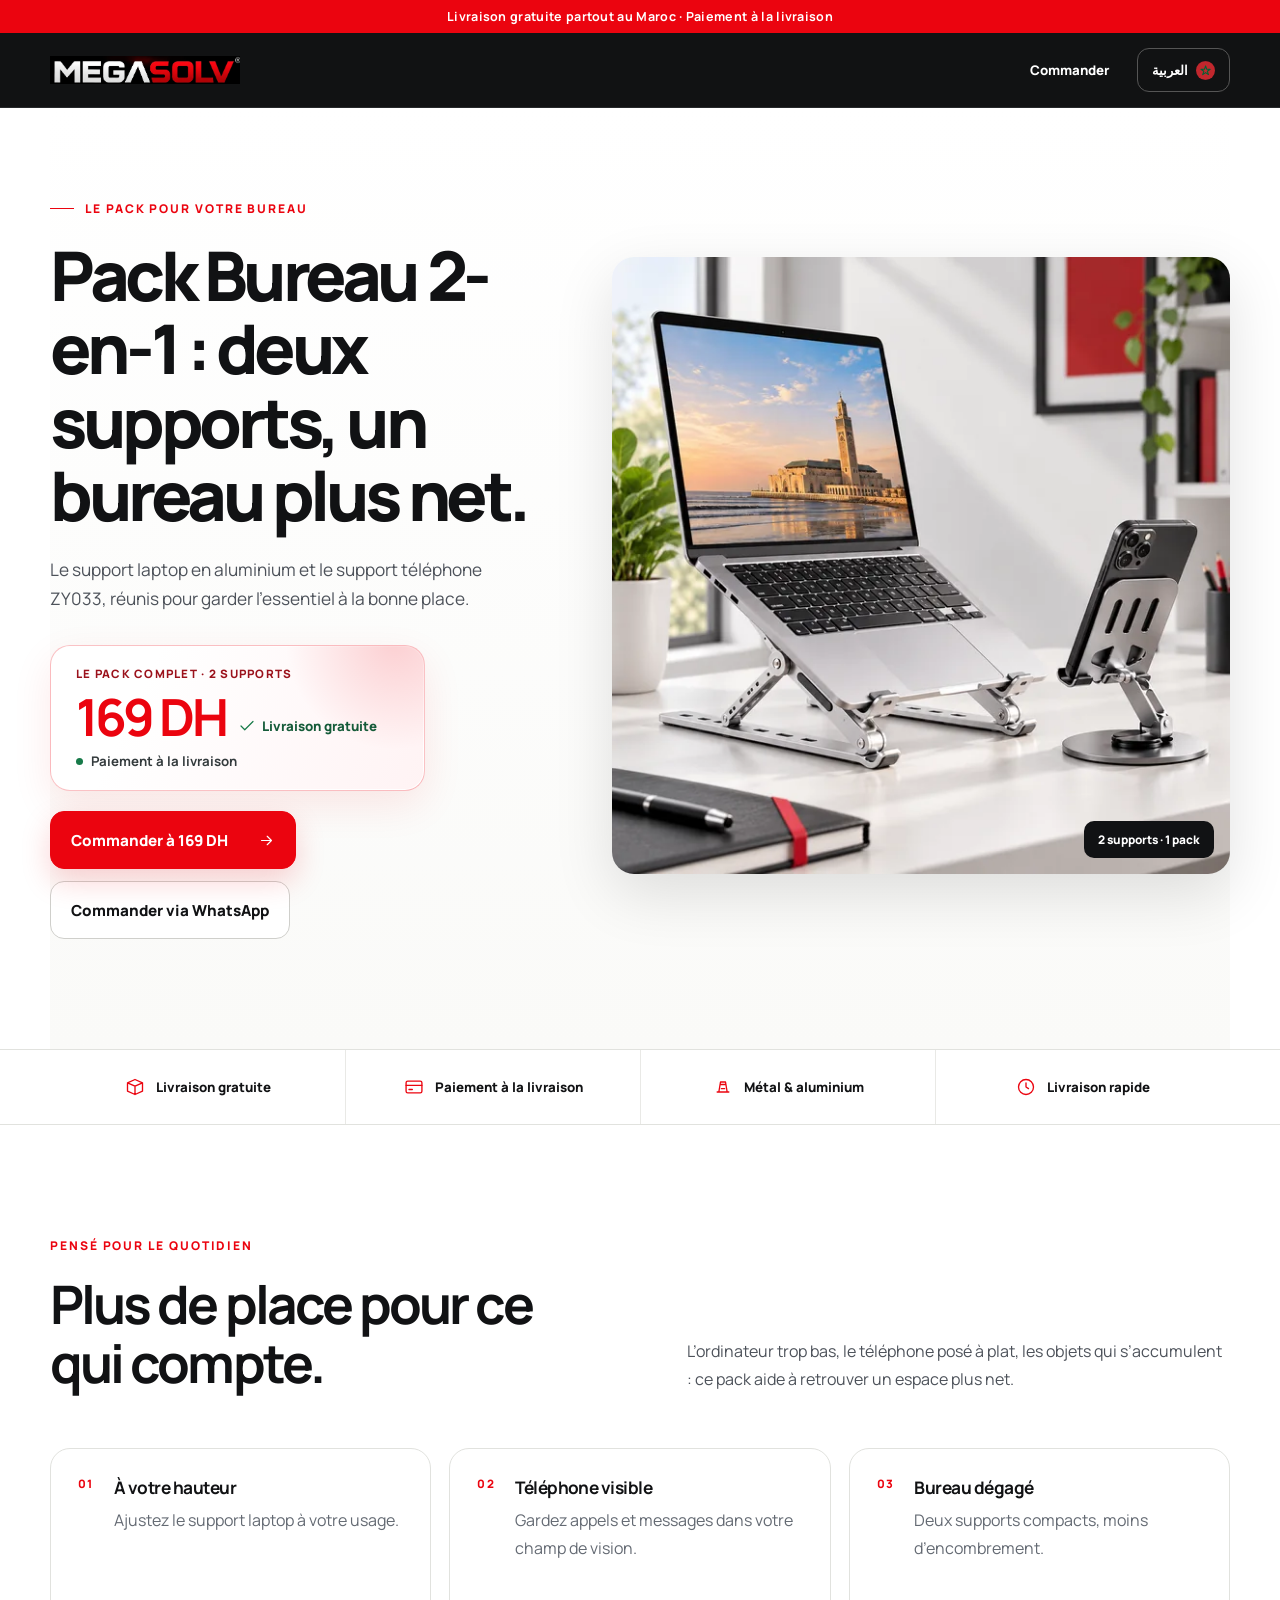
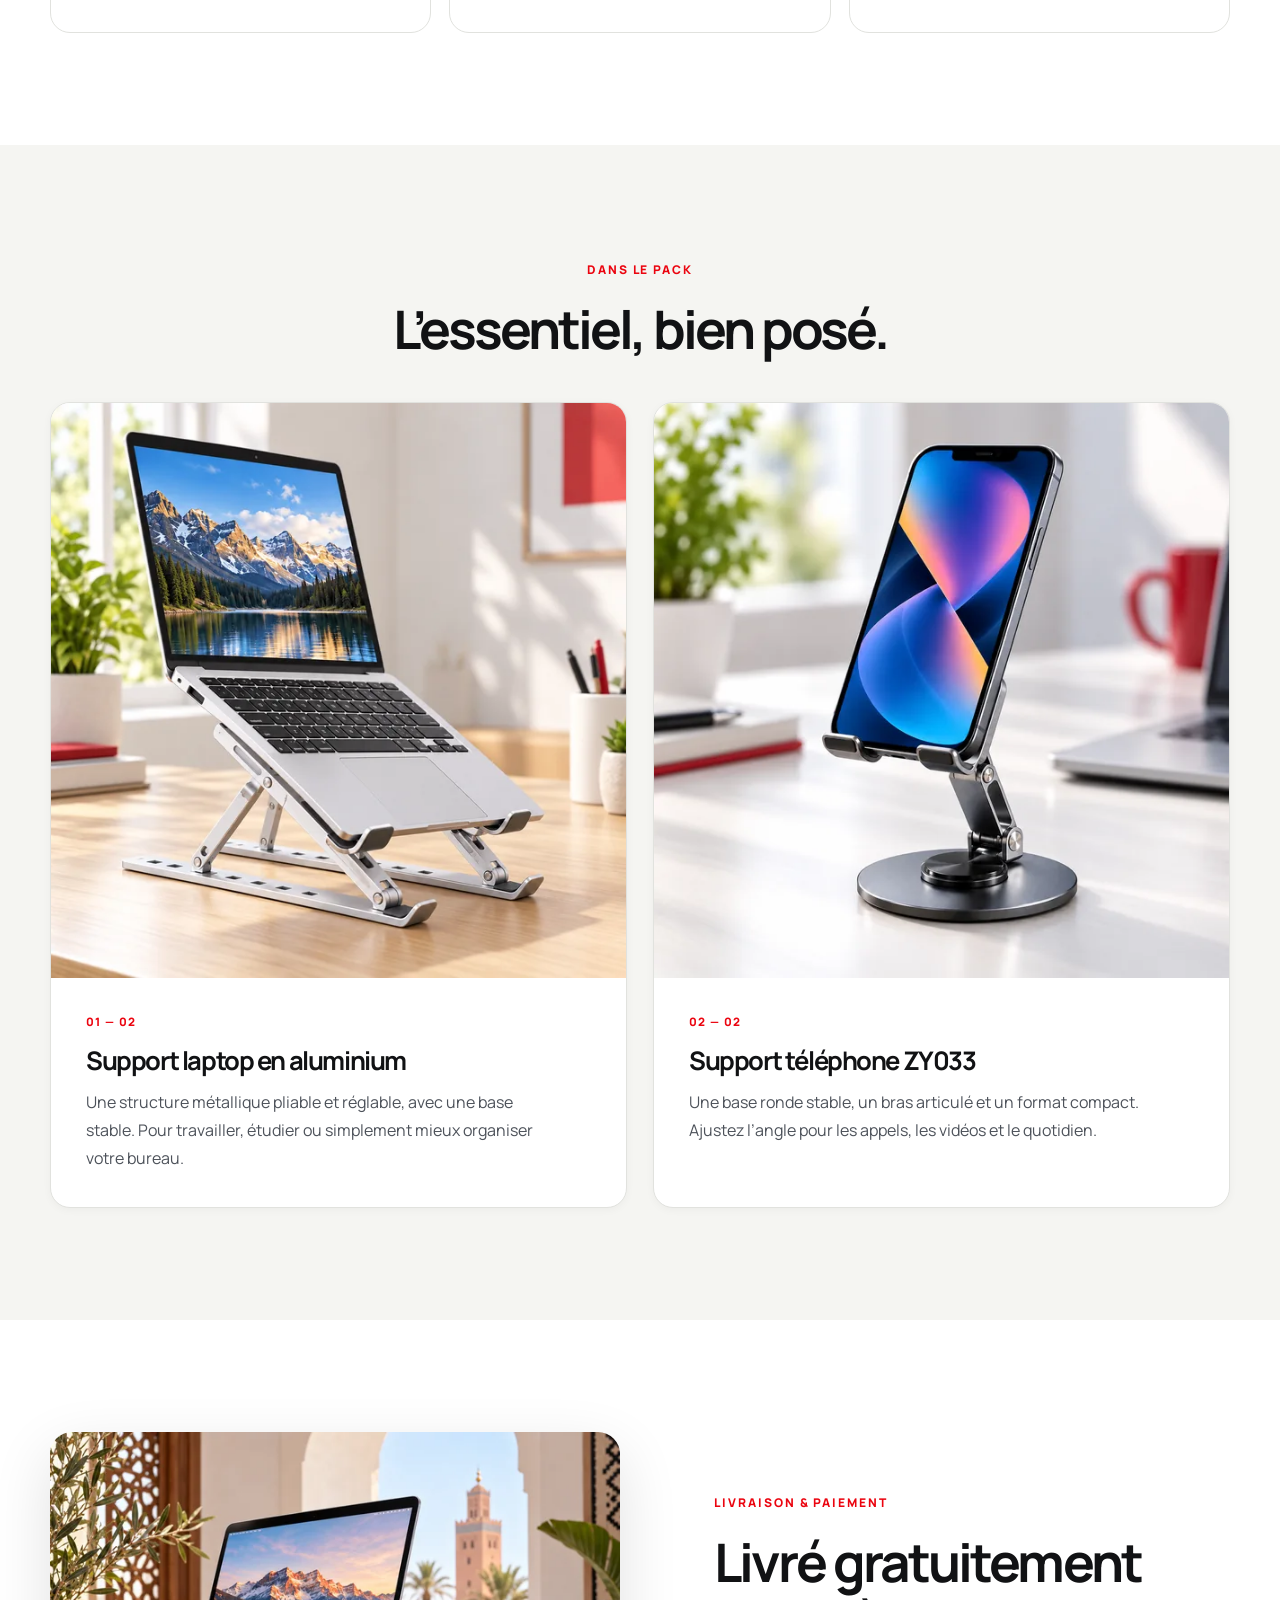
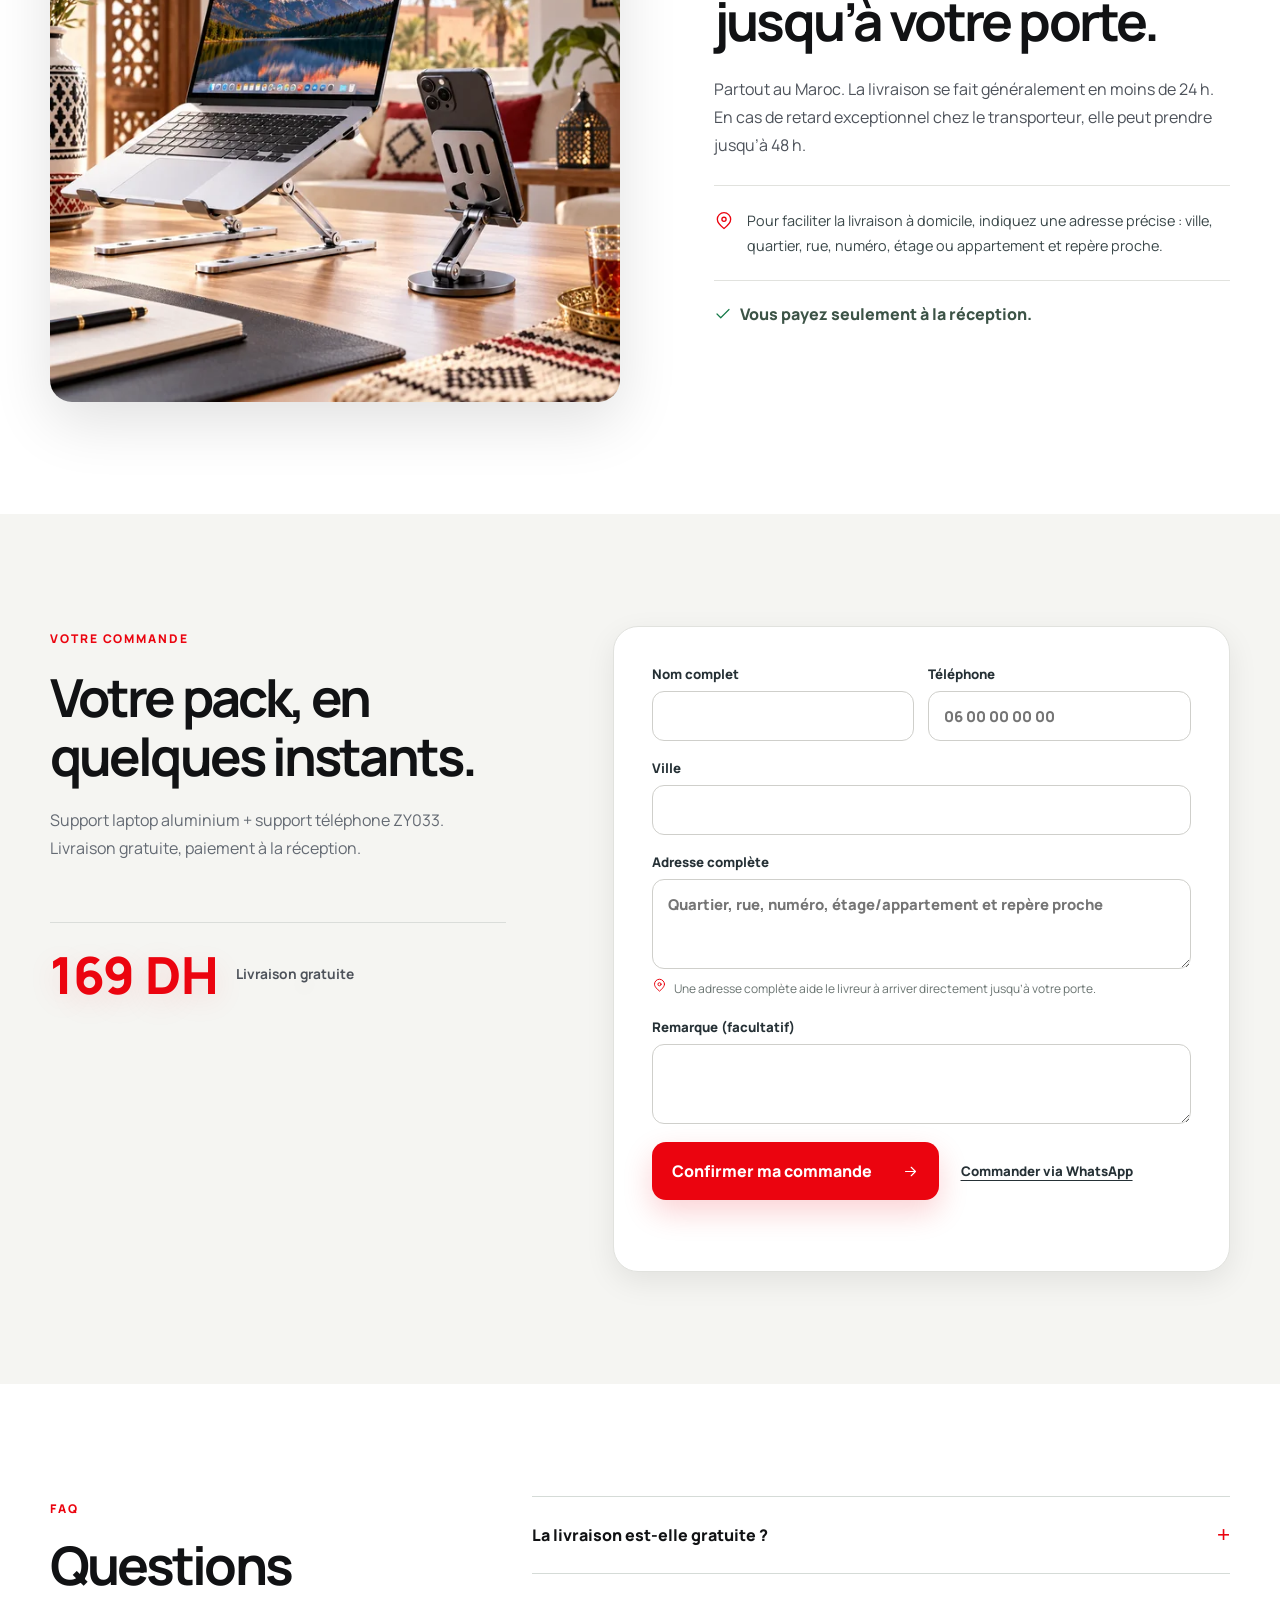
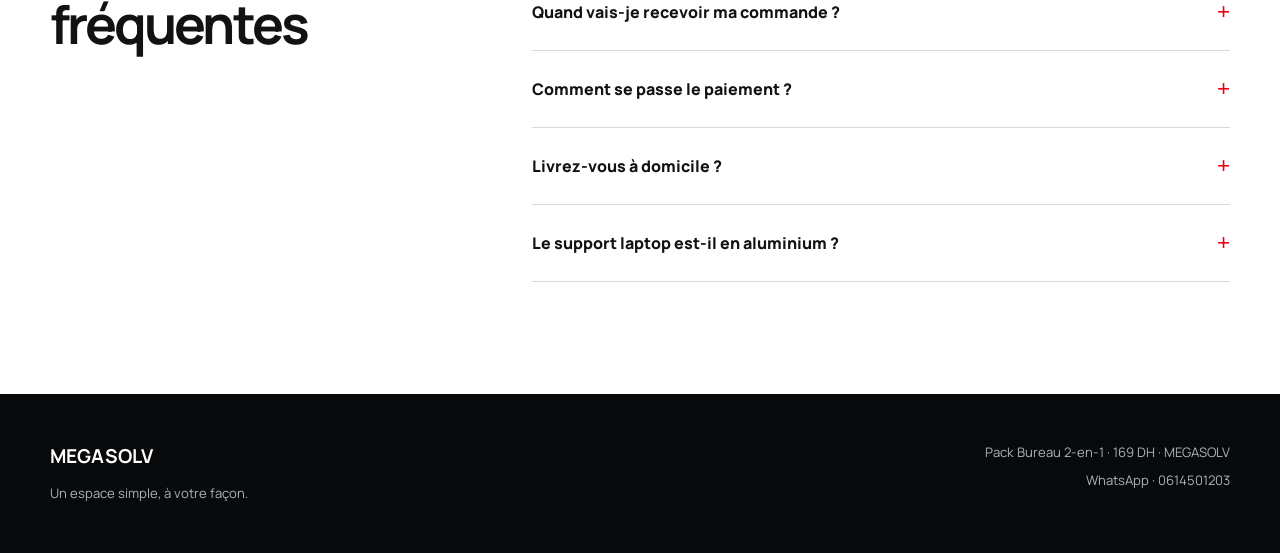
<file: index.html>
<!doctype html><html lang="fr" dir="ltr"><head><meta charset="utf-8"><meta name="viewport" content="width=device-width,initial-scale=1"><meta name="theme-color" content="#08090a"><meta name="description" content="Pack bureau 2-en-1 : support laptop en aluminium et support téléphone ZY033 à 169 DH. Livraison gratuite partout au Maroc, paiement à la livraison."><meta name="robots" content="index,follow"><title>Pack Bureau 2-en-1 Maroc | Laptop + Téléphone | MEGASOLV</title><meta property="og:type" content="product"><meta property="og:title" content="Pack Bureau 2-en-1 Maroc | Laptop + Téléphone | MEGASOLV"><meta property="og:description" content="Pack bureau 2-en-1 : support laptop en aluminium et support téléphone ZY033 à 169 DH. Livraison gratuite partout au Maroc, paiement à la livraison."><meta property="og:image" content="https://bureau.megasolv.store/assets/images/hero-pack-bundle.webp"><meta name="twitter:card" content="summary_large_image"><meta name="twitter:title" content="Pack Bureau 2-en-1 Maroc | Laptop + Téléphone | MEGASOLV"><meta name="twitter:description" content="Pack bureau 2-en-1 : support laptop en aluminium et support téléphone ZY033 à 169 DH. Livraison gratuite partout au Maroc, paiement à la livraison."><link rel="canonical" href="https://bureau.megasolv.store/"><link rel="alternate" hreflang="fr-MA" href="https://bureau.megasolv.store/"><link rel="alternate" hreflang="ar-MA" href="https://bureau.megasolv.store/ar/"><link rel="alternate" hreflang="x-default" href="https://bureau.megasolv.store/"><meta property="og:url" content="https://bureau.megasolv.store/"><meta property="og:locale" content="fr_MA"><meta property="og:image:width" content="1200"><meta property="og:image:height" content="1200"><meta name="twitter:image" content="https://bureau.megasolv.store/assets/images/hero-pack-bundle.webp"><link rel="preconnect" href="https://fonts.googleapis.com"><link rel="preconnect" href="https://fonts.gstatic.com" crossorigin><link rel="stylesheet" href="https://fonts.googleapis.com/css2?family=Alexandria:wght@400;500;600;700;800&amp;family=Manrope:wght@400;500;600;700;800&amp;display=swap"><link rel="icon" type="image/x-icon" href="favicon.ico"><link rel="preload" as="image" href="assets/images/hero-pack-bundle.webp" imagesrcset="assets/images/hero-pack-bundle-640.webp 640w, assets/images/hero-pack-bundle.webp 1200w" imagesizes="(max-width:700px) calc(100vw - 36px), (max-width:900px) 50vw, 600px" fetchpriority="high"><link rel="stylesheet" href="assets/css/style.css"><script type="application/ld+json">{"@context":"https://schema.org","@type":"Product","name":"Pack Bureau 2-en-1 — Support Laptop Aluminium et Support Téléphone ZY033","description":"Pack bureau 2-en-1 : support laptop en aluminium et support téléphone ZY033 à 169 DH. Livraison gratuite partout au Maroc, paiement à la livraison.","image":["https://bureau.megasolv.store/assets/images/hero-pack-bundle.webp"],"offers":{"@type":"Offer","price":"169","priceCurrency":"MAD","url":"https://bureau.megasolv.store/"},"brand":{"@type":"Brand","name":"MEGASOLV"},"url":"https://bureau.megasolv.store/"}</script><script type="application/ld+json">{"@context": "https://schema.org", "@type": "FAQPage", "mainEntity": [{"@type": "Question", "name": "La livraison est-elle gratuite ?", "acceptedAnswer": {"@type": "Answer", "text": "Oui, la livraison est gratuite partout au Maroc."}}, {"@type": "Question", "name": "Quand vais-je recevoir ma commande ?", "acceptedAnswer": {"@type": "Answer", "text": "Généralement en moins de 24 h. En cas de retard exceptionnel du transporteur, cela peut prendre jusqu’à 48 h."}}, {"@type": "Question", "name": "Comment se passe le paiement ?", "acceptedAnswer": {"@type": "Answer", "text": "Vous payez à la livraison, lorsque vous recevez votre commande."}}, {"@type": "Question", "name": "Livrez-vous à domicile ?", "acceptedAnswer": {"@type": "Answer", "text": "Oui, jusqu’à votre porte. Indiquez une adresse complète et précise pour faciliter la livraison."}}, {"@type": "Question", "name": "Le support laptop est-il en aluminium ?", "acceptedAnswer": {"@type": "Answer", "text": "Le support laptop possède une structure métallique en aluminium, pliable et réglable."}}]}</script><script defer src="assets/js/site.js"></script></head><body><a class="skip" href="#main">Aller au contenu</a><div class="topbar">Livraison gratuite partout au Maroc  ·  Paiement à la livraison</div><header class="header"><div class="container header-inner"><a class="brand" href="#main" aria-label="MEGASOLV"><img src="assets/images/megasolv-logo-header.webp" alt="MEGASOLV" width="1090" height="155"></a><nav aria-label="Navigation principale"><a class="header-order" href="#commande">Commander</a><a class="lang-switch" href="ar/index.html" lang="ar" dir="rtl"><img src="assets/icons/flag-morocco.svg" alt="" aria-hidden="true" width="19" height="19"><span>العربية</span></a></nav></div></header><main id="main"><section class="hero container"><div class="reveal hero-copy in-view"><span class="eyebrow"><span class="eyebrow-line"></span>LE PACK POUR VOTRE BUREAU</span><h1>Pack Bureau 2-en-1 : deux supports, un bureau plus net.</h1><p class="hero-intro">Le support laptop en aluminium et le support téléphone ZY033, réunis pour garder l’essentiel à la bonne place.</p><div class="price-panel"><span class="price-caption">LE PACK COMPLET · 2 SUPPORTS</span><div class="price-line"><strong>169 DH</strong><span><svg aria-hidden="true" viewBox="0 0 24 24" fill="none" stroke="currentColor" stroke-width="1.6" stroke-linecap="round" stroke-linejoin="round"><path d="m4 12 5 5L20 6"/></svg>Livraison gratuite</span></div><div class="price-cod"><span class="price-dot" aria-hidden="true"></span>Paiement à la livraison</div></div><div class="hero-actions"><a class="btn btn-dark" href="#commande">Commander à 169 DH<svg aria-hidden="true" viewBox="0 0 24 24" fill="none" stroke="currentColor" stroke-width="1.6" stroke-linecap="round" stroke-linejoin="round"><path d="M5 12h14m-6-6 6 6-6 6"/></svg></a><a class="btn btn-outline" href="https://wa.me/212614501203?text=Bonjour%2C%20je%20souhaite%20commander%20le%20Pack%20Bureau%202-en-1%20%C3%A0%20169%20DH%20avec%20livraison%20gratuite." target="_blank" rel="noopener noreferrer">Commander via WhatsApp</a></div></div><div class="reveal hero-media in-view"><img srcset="assets/images/hero-pack-bundle-640.webp 640w, assets/images/hero-pack-bundle.webp 1200w" sizes="(max-width:700px) calc(100vw - 36px), (max-width:900px) 50vw, 600px" src="assets/images/hero-pack-bundle.webp" alt="Pack bureau avec support laptop pliable en aluminium et support téléphone ZY033 sur un bureau" width="1200" height="1200" fetchpriority="high"><span class="media-index">2 supports · 1 pack</span></div></section><div class="trust-wrap"><div class="container trust"><div><svg aria-hidden="true" viewBox="0 0 24 24" fill="none" stroke="currentColor" stroke-width="1.6" stroke-linecap="round" stroke-linejoin="round"><path d="M3 7 12 3l9 4-9 4-9-4Zm0 0v10l9 4 9-4V7M12 11v10"/></svg><span>Livraison gratuite</span></div><div><svg aria-hidden="true" viewBox="0 0 24 24" fill="none" stroke="currentColor" stroke-width="1.6" stroke-linecap="round" stroke-linejoin="round"><rect x="2.5" y="5" width="19" height="14" rx="2"/><path d="M2.5 10h19M6 15h4"/></svg><span>Paiement à la livraison</span></div><div><svg aria-hidden="true" viewBox="0 0 24 24" fill="none" stroke="currentColor" stroke-width="1.6" stroke-linecap="round" stroke-linejoin="round"><path d="M5 18h14M7 18l2-12h6l2 12M9 9h6M10 14h4"/></svg><span>Métal &amp; aluminium</span></div><div><svg aria-hidden="true" viewBox="0 0 24 24" fill="none" stroke="currentColor" stroke-width="1.6" stroke-linecap="round" stroke-linejoin="round"><circle cx="12" cy="12" r="9"/><path d="M12 7v5l3 2"/></svg><span>Livraison rapide</span></div></div></div><section class="intro-section section container"><div class="reveal section-heading"><span class="eyebrow">PENSÉ POUR LE QUOTIDIEN</span><h2>Plus de place pour ce qui compte.</h2><p>L’ordinateur trop bas, le téléphone posé à plat, les objets qui s’accumulent : ce pack aide à retrouver un espace plus net.</p></div><div class="reveal benefits"><article class="benefit"><span class="benefit-index">01</span><div><h3>À votre hauteur</h3><p>Ajustez le support laptop à votre usage.</p></div></article><article class="benefit"><span class="benefit-index">02</span><div><h3>Téléphone visible</h3><p>Gardez appels et messages dans votre champ de vision.</p></div></article><article class="benefit"><span class="benefit-index">03</span><div><h3>Bureau dégagé</h3><p>Deux supports compacts, moins d’encombrement.</p></div></article></div></section><section class="products section" id="pack"><div class="container"><div class="reveal product-heading"><span class="eyebrow">DANS LE PACK</span><h2>L’essentiel, bien posé.</h2></div><div class="product-grid"><article class="reveal product-card"><div class="product-photo"><img srcset="assets/images/laptop-stand-gallery-640.webp 640w, assets/images/laptop-stand-gallery.webp 1200w" sizes="(max-width:700px) calc(100vw - 36px), (max-width:900px) 50vw, 600px" src="assets/images/laptop-stand-gallery.webp" alt="Support laptop réglable en aluminium avec ordinateur portable" loading="lazy" width="1200" height="1200"></div><div class="product-copy"><span class="product-num">01 — 02</span><h3>Support laptop en aluminium</h3><p>Une structure métallique pliable et réglable, avec une base stable. Pour travailler, étudier ou simplement mieux organiser votre bureau.</p></div></article><article class="reveal product-card"><div class="product-photo"><img srcset="assets/images/phone-holder-gallery-640.webp 640w, assets/images/phone-holder-gallery.webp 1200w" sizes="(max-width:700px) calc(100vw - 36px), (max-width:900px) 50vw, 600px" src="assets/images/phone-holder-gallery.webp" alt="Support téléphone ZY033 avec base ronde et bras articulé" loading="lazy" width="1200" height="1200"></div><div class="product-copy"><span class="product-num">02 — 02</span><h3>Support téléphone ZY033</h3><p>Une base ronde stable, un bras articulé et un format compact. Ajustez l’angle pour les appels, les vidéos et le quotidien.</p></div></article></div></div></section><section class="lifestyle section container"><div class="reveal lifestyle-image"><img srcset="assets/images/lifestyle-bundle-gallery-640.webp 640w, assets/images/lifestyle-bundle-gallery.webp 1200w" sizes="(max-width:700px) calc(100vw - 36px), (max-width:900px) 50vw, 600px" src="assets/images/lifestyle-bundle-gallery.webp" alt="Les deux supports utilisés ensemble sur un bureau ensoleillé" loading="lazy" width="1200" height="1200"></div><div class="reveal lifestyle-copy"><span class="eyebrow">LIVRAISON & PAIEMENT</span><h2>Livré gratuitement jusqu’à votre porte.</h2><p>Partout au Maroc. La livraison se fait généralement en moins de 24 h. En cas de retard exceptionnel chez le transporteur, elle peut prendre jusqu’à 48 h.</p><div class="address-note"><svg aria-hidden="true" viewBox="0 0 24 24" fill="none" stroke="currentColor" stroke-width="1.6" stroke-linecap="round" stroke-linejoin="round"><path d="M20 10c0 5-8 11-8 11S4 15 4 10a8 8 0 1 1 16 0Z"/><circle cx="12" cy="10" r="2.5"/></svg><span>Pour faciliter la livraison à domicile, indiquez une adresse précise : ville, quartier, rue, numéro, étage ou appartement et repère proche.</span></div><p class="payment-note"><svg aria-hidden="true" viewBox="0 0 24 24" fill="none" stroke="currentColor" stroke-width="1.6" stroke-linecap="round" stroke-linejoin="round"><path d="m4 12 5 5L20 6"/></svg>Vous payez seulement à la réception.</p></div></section><section class="order-section section" id="commande"><div class="container order-grid"><div class="reveal order-intro"><span class="eyebrow">VOTRE COMMANDE</span><h2>Votre pack, en quelques instants.</h2><p>Support laptop aluminium + support téléphone ZY033. Livraison gratuite, paiement à la réception.</p><div class="order-stamp">169 DH <small>Livraison gratuite</small></div></div><form class="reveal" id="order-form" action="https://formspree.io/f/mwvyyeqv" method="POST" data-sending="Envoi en cours…" data-success="Commande envoyée. Nous vous contacterons pour la confirmer." data-error="Envoi impossible pour le moment. Réessayez ou commandez via WhatsApp." data-invalid="Vérifiez les champs requis et saisissez un numéro marocain valide."><input type="hidden" name="product" value="Pack Bureau 2-en-1 — Support Laptop Aluminium + ZY033"><input type="hidden" name="price" value="169 MAD"><input type="hidden" name="language" value="fr"><div class="form-row"><label>Nom complet<input name="name" autocomplete="name" required minlength="2" maxlength="100"></label><label>Téléphone<input type="tel" name="phone" autocomplete="tel" inputmode="tel" dir="ltr" required placeholder="06 00 00 00 00"></label></div><label>Ville<input name="city" autocomplete="address-level2" required minlength="2" maxlength="100"></label><label>Adresse complète<textarea name="address" autocomplete="street-address" required minlength="10" maxlength="500" rows="3" placeholder="Quartier, rue, numéro, étage/appartement et repère proche"></textarea></label><p class="form-tip"><svg aria-hidden="true" viewBox="0 0 24 24" fill="none" stroke="currentColor" stroke-width="1.6" stroke-linecap="round" stroke-linejoin="round"><path d="M20 10c0 5-8 11-8 11S4 15 4 10a8 8 0 1 1 16 0Z"/><circle cx="12" cy="10" r="2.5"/></svg>Une adresse complète aide le livreur à arriver directement jusqu’à votre porte.</p><label>Remarque (facultatif)<textarea name="note" maxlength="500" rows="2"></textarea></label><div class="form-foot"><button class="btn btn-dark" type="submit">Confirmer ma commande<svg aria-hidden="true" viewBox="0 0 24 24" fill="none" stroke="currentColor" stroke-width="1.6" stroke-linecap="round" stroke-linejoin="round"><path d="M5 12h14m-6-6 6 6-6 6"/></svg></button><a class="form-wa" href="https://wa.me/212614501203?text=Bonjour%2C%20je%20souhaite%20commander%20le%20Pack%20Bureau%202-en-1%20%C3%A0%20169%20DH%20avec%20livraison%20gratuite." target="_blank" rel="noopener noreferrer">Commander via WhatsApp</a></div><p id="form-status" class="form-status" role="status" aria-live="polite"></p></form></div></section><section class="faq section container"><div class="reveal faq-heading"><span class="eyebrow">FAQ</span><h2>Questions fréquentes</h2></div><div class="reveal faq-list"><details><summary>La livraison est-elle gratuite ?<span class="faq-plus" aria-hidden="true">+</span></summary><div class="faq-answer">Oui, la livraison est gratuite partout au Maroc.</div></details><details><summary>Quand vais-je recevoir ma commande ?<span class="faq-plus" aria-hidden="true">+</span></summary><div class="faq-answer">Généralement en moins de 24 h. En cas de retard exceptionnel du transporteur, cela peut prendre jusqu’à 48 h.</div></details><details><summary>Comment se passe le paiement ?<span class="faq-plus" aria-hidden="true">+</span></summary><div class="faq-answer">Vous payez à la livraison, lorsque vous recevez votre commande.</div></details><details><summary>Livrez-vous à domicile ?<span class="faq-plus" aria-hidden="true">+</span></summary><div class="faq-answer">Oui, jusqu’à votre porte. Indiquez une adresse complète et précise pour faciliter la livraison.</div></details><details><summary>Le support laptop est-il en aluminium ?<span class="faq-plus" aria-hidden="true">+</span></summary><div class="faq-answer">Le support laptop possède une structure métallique en aluminium, pliable et réglable.</div></details></div></section></main><footer class="footer"><div class="container footer-inner"><div><strong class="footer-brand">MEGASOLV</strong><p>Un espace simple, à votre façon.</p></div><div><span>Pack Bureau 2-en-1 · 169 DH · MEGASOLV</span><a href="https://wa.me/212614501203?text=Bonjour%2C%20je%20souhaite%20commander%20le%20Pack%20Bureau%202-en-1%20%C3%A0%20169%20DH%20avec%20livraison%20gratuite." target="_blank" rel="noopener noreferrer">WhatsApp · 0614501203</a></div></div></footer><a class="mobile-order" href="#commande">Commander<span>169 DH</span></a></body></html>
</file>
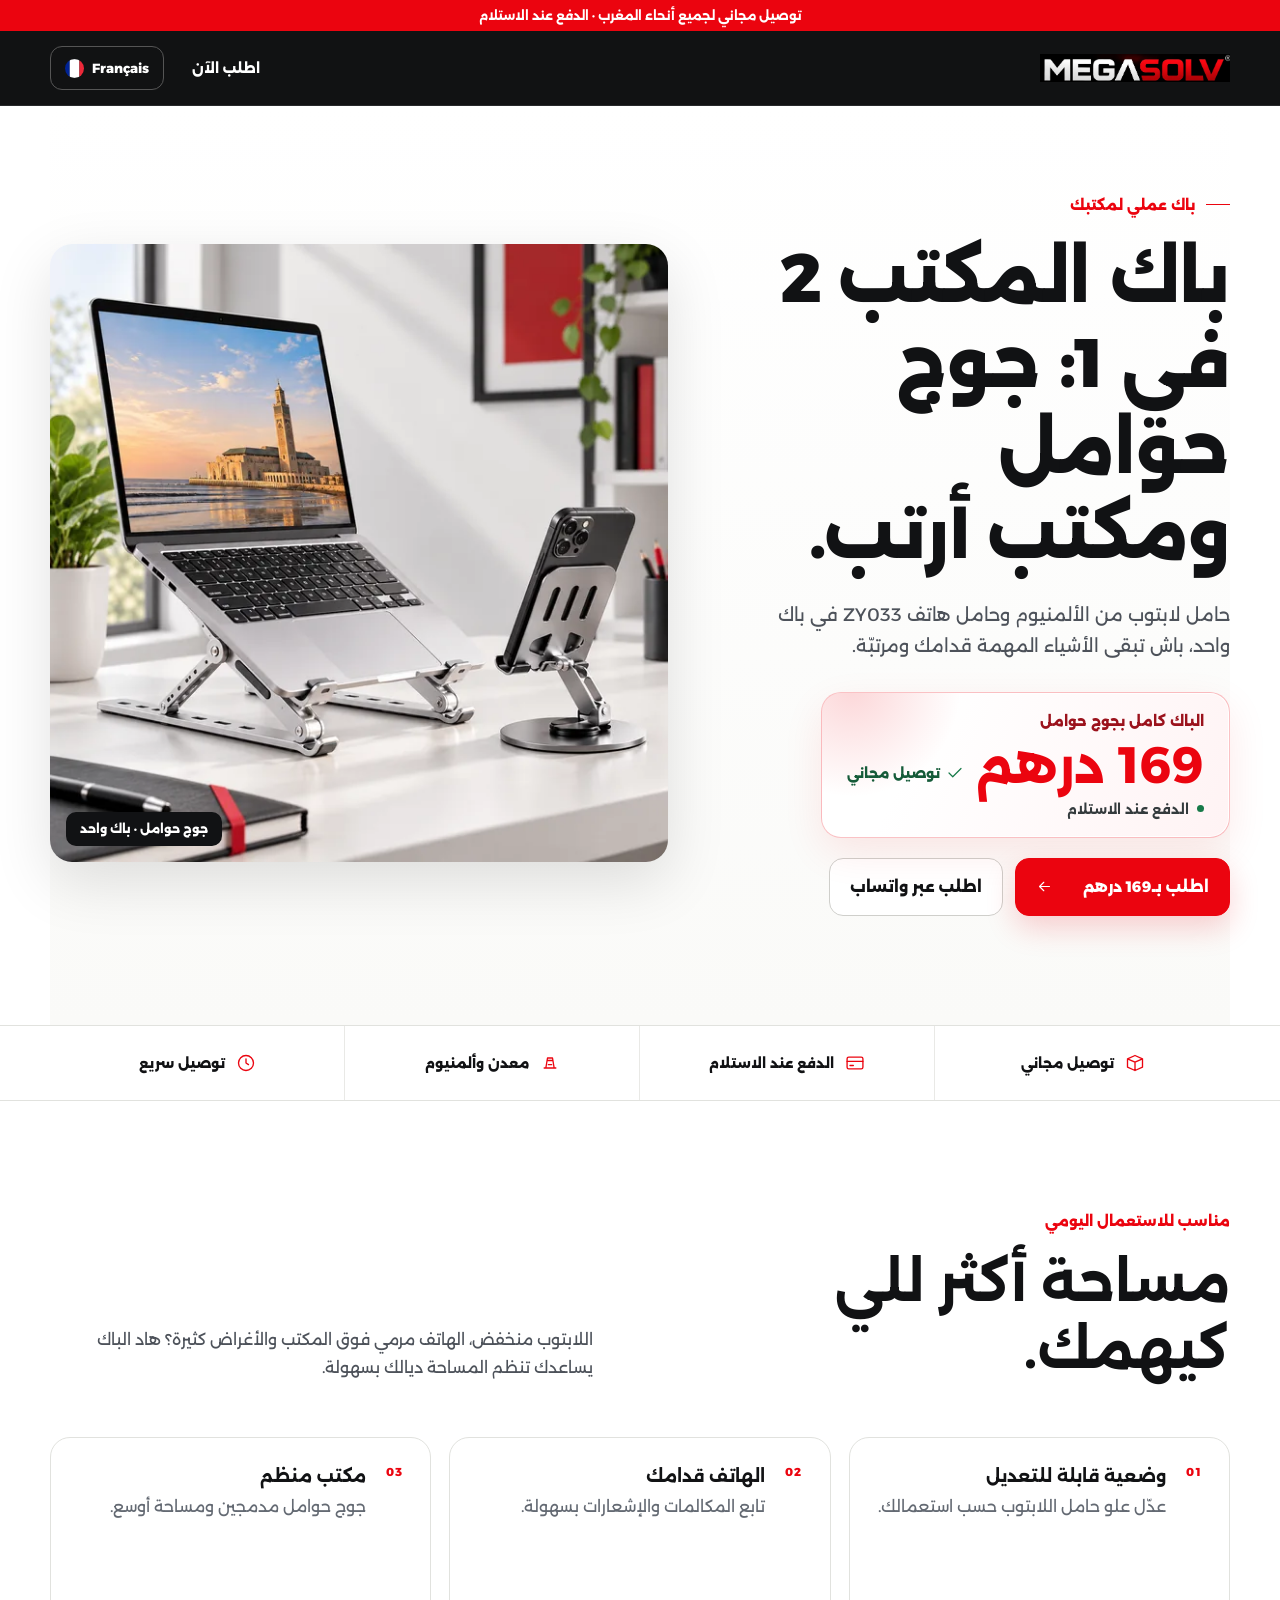
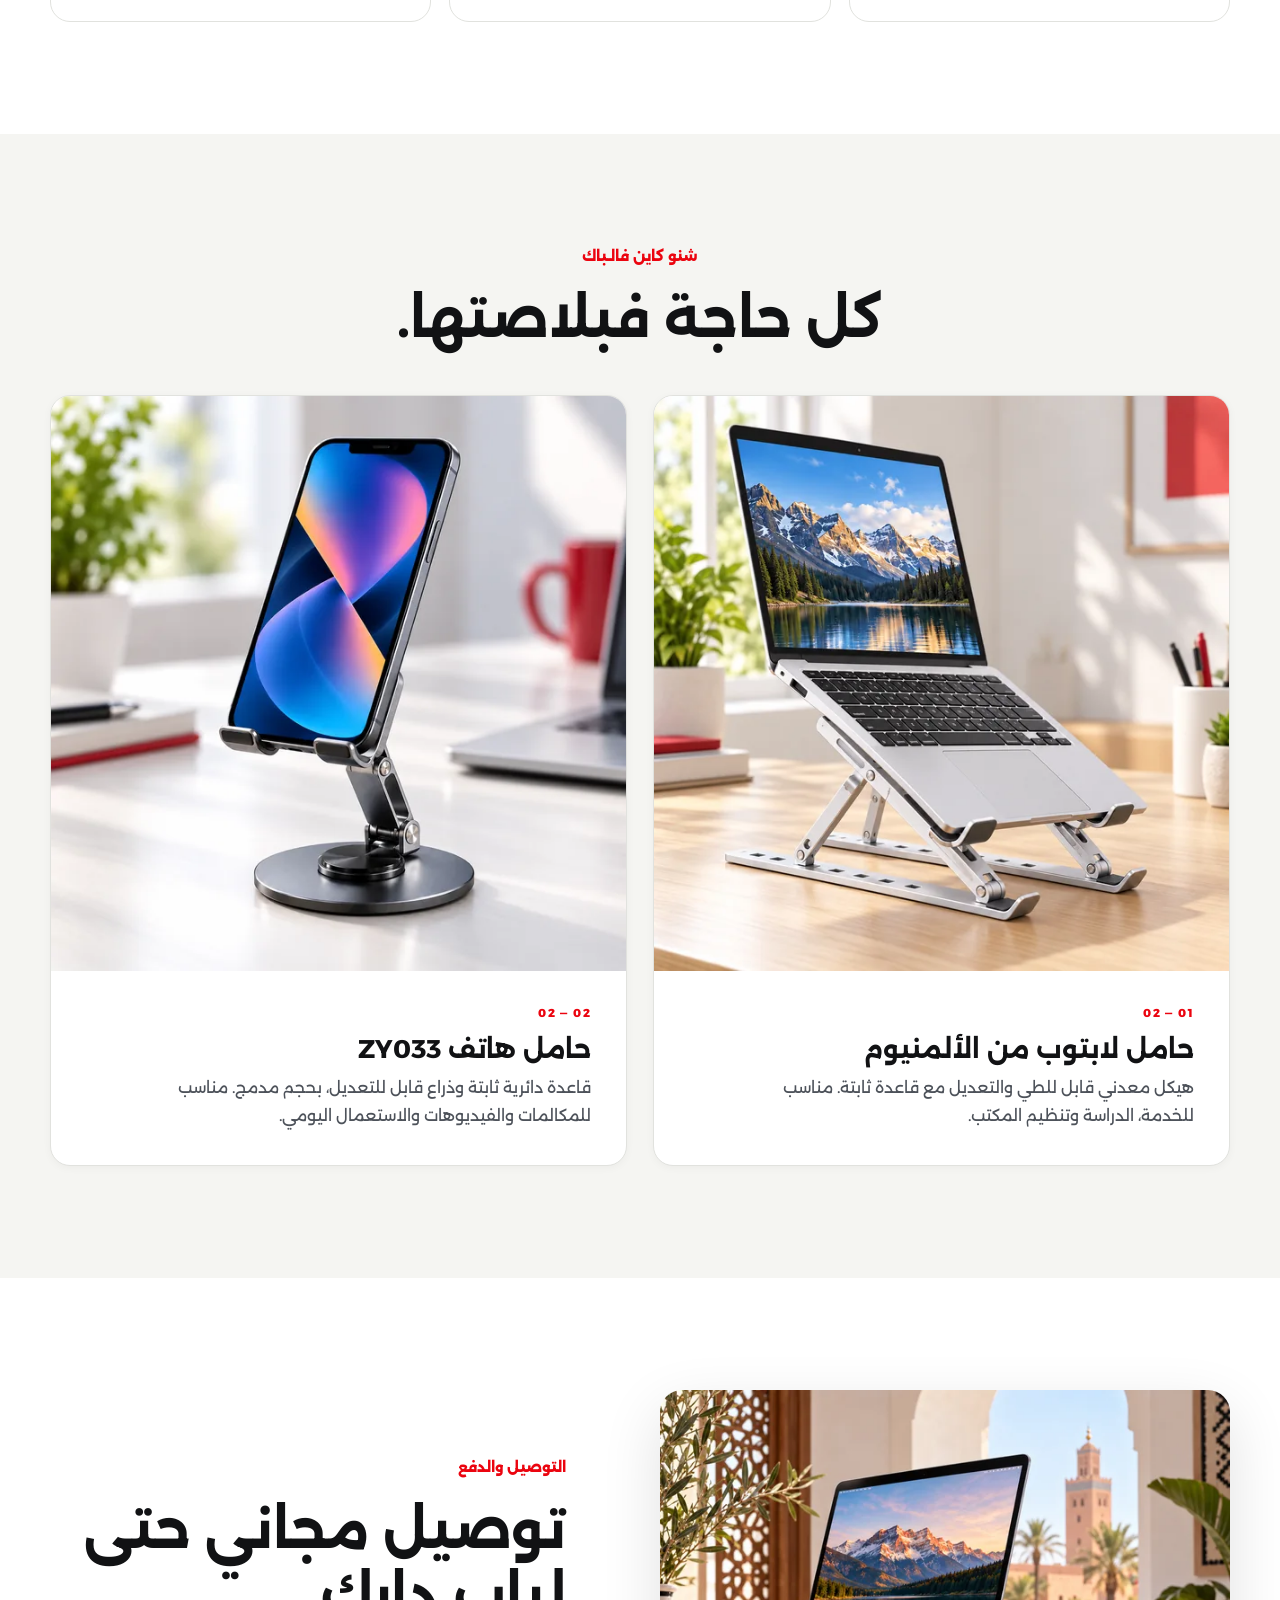
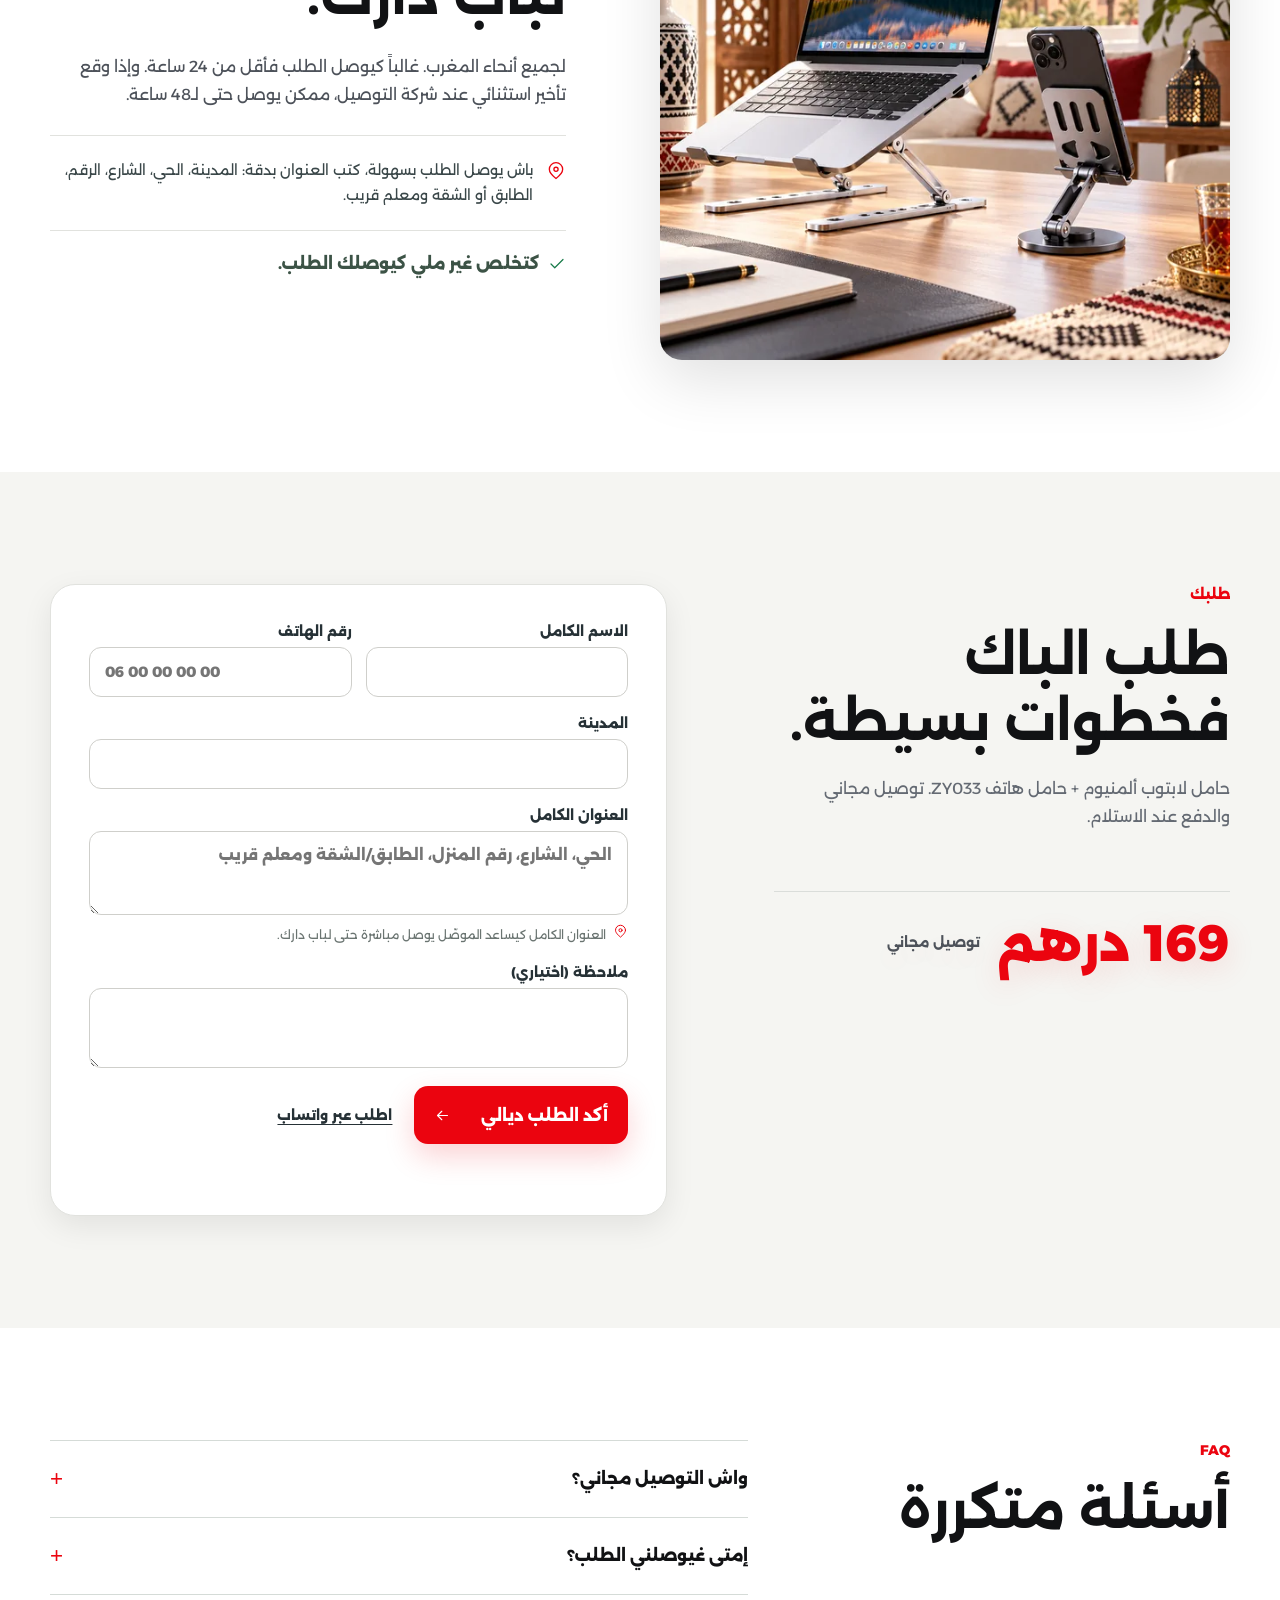
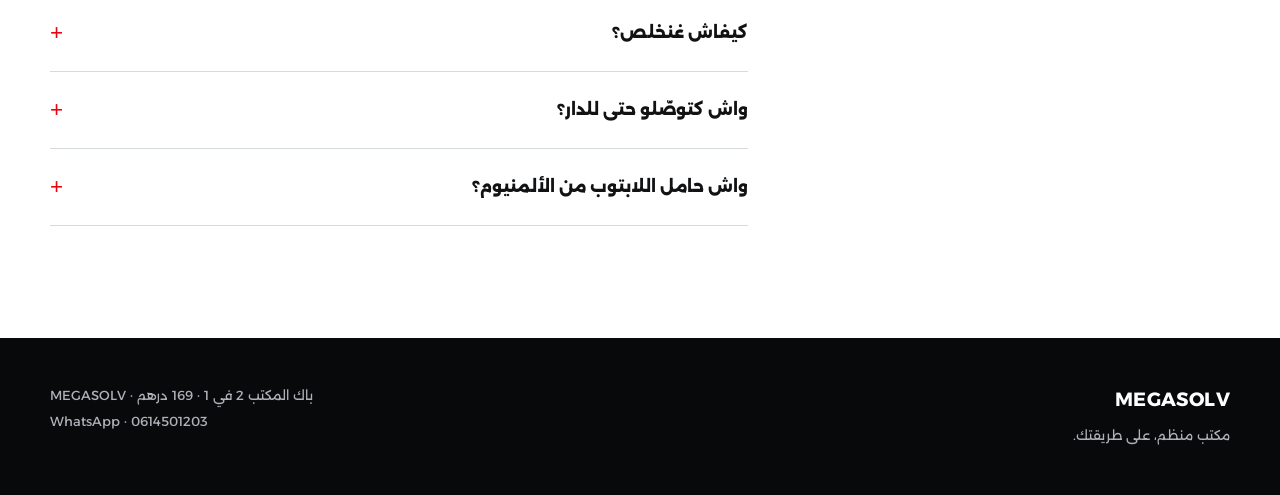
<file: ar/index.html>
<!doctype html><html lang="ar" dir="rtl"><head><meta charset="utf-8"><meta name="viewport" content="width=device-width,initial-scale=1"><meta name="theme-color" content="#08090a"><meta name="description" content="باك المكتب 2 في 1: حامل لابتوب من الألمنيوم وحامل هاتف ZY033 بثمن 169 درهم. توصيل مجاني فالمغرب والدفع عند الاستلام."><meta name="robots" content="index,follow"><title>باك المكتب 2 في 1 بالمغرب | حامل لابتوب وهاتف | MEGASOLV</title><meta property="og:type" content="product"><meta property="og:title" content="باك المكتب 2 في 1 بالمغرب | حامل لابتوب وهاتف | MEGASOLV"><meta property="og:description" content="باك المكتب 2 في 1: حامل لابتوب من الألمنيوم وحامل هاتف ZY033 بثمن 169 درهم. توصيل مجاني فالمغرب والدفع عند الاستلام."><meta property="og:image" content="https://bureau.megasolv.store/assets/images/hero-pack-bundle.webp"><meta name="twitter:card" content="summary_large_image"><meta name="twitter:title" content="باك المكتب 2 في 1 بالمغرب | حامل لابتوب وهاتف | MEGASOLV"><meta name="twitter:description" content="باك المكتب 2 في 1: حامل لابتوب من الألمنيوم وحامل هاتف ZY033 بثمن 169 درهم. توصيل مجاني فالمغرب والدفع عند الاستلام."><link rel="canonical" href="https://bureau.megasolv.store/ar/"><link rel="alternate" hreflang="fr-MA" href="https://bureau.megasolv.store/"><link rel="alternate" hreflang="ar-MA" href="https://bureau.megasolv.store/ar/"><link rel="alternate" hreflang="x-default" href="https://bureau.megasolv.store/"><meta property="og:url" content="https://bureau.megasolv.store/ar/"><meta property="og:locale" content="ar_MA"><meta property="og:image:width" content="1200"><meta property="og:image:height" content="1200"><meta name="twitter:image" content="https://bureau.megasolv.store/assets/images/hero-pack-bundle.webp"><link rel="preconnect" href="https://fonts.googleapis.com"><link rel="preconnect" href="https://fonts.gstatic.com" crossorigin><link rel="stylesheet" href="https://fonts.googleapis.com/css2?family=Alexandria:wght@400;500;600;700;800&amp;family=Manrope:wght@400;500;600;700;800&amp;display=swap"><link rel="icon" type="image/x-icon" href="../favicon.ico"><link rel="preload" as="image" href="../assets/images/hero-pack-bundle.webp" imagesrcset="../assets/images/hero-pack-bundle-640.webp 640w, ../assets/images/hero-pack-bundle.webp 1200w" imagesizes="(max-width:700px) calc(100vw - 36px), (max-width:900px) 50vw, 600px" fetchpriority="high"><link rel="stylesheet" href="../assets/css/style.css"><script type="application/ld+json">{"@context":"https://schema.org","@type":"Product","name":"باك المكتب 2 في 1 — حامل لابتوب ألمنيوم وحامل هاتف ZY033","description":"باك المكتب 2 في 1: حامل لابتوب من الألمنيوم وحامل هاتف ZY033 بثمن 169 درهم. توصيل مجاني فالمغرب والدفع عند الاستلام.","image":["https://bureau.megasolv.store/assets/images/hero-pack-bundle.webp"],"offers":{"@type":"Offer","price":"169","priceCurrency":"MAD","url":"https://bureau.megasolv.store/ar/"},"brand":{"@type":"Brand","name":"MEGASOLV"},"url":"https://bureau.megasolv.store/ar/"}</script><script type="application/ld+json">{"@context": "https://schema.org", "@type": "FAQPage", "mainEntity": [{"@type": "Question", "name": "واش التوصيل مجاني؟", "acceptedAnswer": {"@type": "Answer", "text": "نعم، التوصيل مجاني لجميع أنحاء المغرب."}}, {"@type": "Question", "name": "إمتى غيوصلني الطلب؟", "acceptedAnswer": {"@type": "Answer", "text": "غالباً فأقل من 24 ساعة. فحالة تأخير استثنائي عند شركة التوصيل ممكن يوصل حتى لـ48 ساعة."}}, {"@type": "Question", "name": "كيفاش غنخلص؟", "acceptedAnswer": {"@type": "Answer", "text": "كتخلص عند الاستلام، منين كيوصلك الطلب."}}, {"@type": "Question", "name": "واش كتوصّلو حتى للدار؟", "acceptedAnswer": {"@type": "Answer", "text": "نعم، حتى لباب الدار. كتب العنوان الكامل بدقة لتسهيل التوصيل."}}, {"@type": "Question", "name": "واش حامل اللابتوب من الألمنيوم؟", "acceptedAnswer": {"@type": "Answer", "text": "حامل اللابتوب عنده هيكل معدني من الألمنيوم، قابل للطي والتعديل."}}]}</script><script defer src="../assets/js/site.js"></script></head><body><a class="skip" href="#main">انتقل للمحتوى</a><div class="topbar">توصيل مجاني لجميع أنحاء المغرب  ·  الدفع عند الاستلام</div><header class="header"><div class="container header-inner"><a class="brand" href="#main" aria-label="MEGASOLV"><img src="../assets/images/megasolv-logo-header.webp" alt="MEGASOLV" width="1090" height="155"></a><nav aria-label="التنقل الرئيسي"><a class="header-order" href="#commande">اطلب الآن</a><a class="lang-switch" href="../index.html" lang="fr" dir="ltr"><img src="../assets/icons/flag-france.svg" alt="" aria-hidden="true" width="19" height="19"><span>Français</span></a></nav></div></header><main id="main"><section class="hero container"><div class="reveal hero-copy in-view"><span class="eyebrow"><span class="eyebrow-line"></span>باك عملي لمكتبك</span><h1>باك المكتب 2 في 1: جوج حوامل ومكتب أرتب.</h1><p class="hero-intro">حامل لابتوب من الألمنيوم وحامل هاتف ZY033 في باك واحد، باش تبقى الأشياء المهمة قدامك ومرتبّة.</p><div class="price-panel"><span class="price-caption">الباك كامل بجوج حوامل</span><div class="price-line"><strong>169 درهم</strong><span><svg aria-hidden="true" viewBox="0 0 24 24" fill="none" stroke="currentColor" stroke-width="1.6" stroke-linecap="round" stroke-linejoin="round"><path d="m4 12 5 5L20 6"/></svg>توصيل مجاني</span></div><div class="price-cod"><span class="price-dot" aria-hidden="true"></span>الدفع عند الاستلام</div></div><div class="hero-actions"><a class="btn btn-dark" href="#commande">اطلب بـ169 درهم<svg aria-hidden="true" viewBox="0 0 24 24" fill="none" stroke="currentColor" stroke-width="1.6" stroke-linecap="round" stroke-linejoin="round"><path d="M5 12h14m-6-6 6 6-6 6"/></svg></a><a class="btn btn-outline" href="https://wa.me/212614501203?text=%D8%A7%D9%84%D8%B3%D9%84%D8%A7%D9%85%20%D8%B9%D9%84%D9%8A%D9%83%D9%85%D8%8C%20%D8%A8%D8%BA%D9%8A%D8%AA%20%D9%86%D8%B7%D9%84%D8%A8%20%D8%A8%D8%A7%D9%83%20%D8%A7%D9%84%D9%85%D9%83%D8%AA%D8%A8%202%20%D9%81%D9%8A%201%20%D8%A8%D8%AB%D9%85%D9%86%20169%20%D8%AF%D8%B1%D9%87%D9%85%20%D9%85%D8%B9%20%D8%A7%D9%84%D8%AA%D9%88%D8%B5%D9%8A%D9%84%20%D8%A7%D9%84%D9%85%D8%AC%D8%A7%D9%86%D9%8A." target="_blank" rel="noopener noreferrer">اطلب عبر واتساب</a></div></div><div class="reveal hero-media in-view"><img srcset="../assets/images/hero-pack-bundle-640.webp 640w, ../assets/images/hero-pack-bundle.webp 1200w" sizes="(max-width:700px) calc(100vw - 36px), (max-width:900px) 50vw, 600px" src="../assets/images/hero-pack-bundle.webp" alt="باك مكتب فيه حامل لابتوب قابل للطي من الألمنيوم وحامل هاتف ZY033 فوق المكتب" width="1200" height="1200" fetchpriority="high"><span class="media-index">جوج حوامل · باك واحد</span></div></section><div class="trust-wrap"><div class="container trust"><div><svg aria-hidden="true" viewBox="0 0 24 24" fill="none" stroke="currentColor" stroke-width="1.6" stroke-linecap="round" stroke-linejoin="round"><path d="M3 7 12 3l9 4-9 4-9-4Zm0 0v10l9 4 9-4V7M12 11v10"/></svg><span>توصيل مجاني</span></div><div><svg aria-hidden="true" viewBox="0 0 24 24" fill="none" stroke="currentColor" stroke-width="1.6" stroke-linecap="round" stroke-linejoin="round"><rect x="2.5" y="5" width="19" height="14" rx="2"/><path d="M2.5 10h19M6 15h4"/></svg><span>الدفع عند الاستلام</span></div><div><svg aria-hidden="true" viewBox="0 0 24 24" fill="none" stroke="currentColor" stroke-width="1.6" stroke-linecap="round" stroke-linejoin="round"><path d="M5 18h14M7 18l2-12h6l2 12M9 9h6M10 14h4"/></svg><span>معدن وألمنيوم</span></div><div><svg aria-hidden="true" viewBox="0 0 24 24" fill="none" stroke="currentColor" stroke-width="1.6" stroke-linecap="round" stroke-linejoin="round"><circle cx="12" cy="12" r="9"/><path d="M12 7v5l3 2"/></svg><span>توصيل سريع</span></div></div></div><section class="intro-section section container"><div class="reveal section-heading"><span class="eyebrow">مناسب للاستعمال اليومي</span><h2>مساحة أكثر للي كيهمك.</h2><p>اللابتوب منخفض، الهاتف مرمي فوق المكتب والأغراض كثيرة؟ هاد الباك يساعدك تنظم المساحة ديالك بسهولة.</p></div><div class="reveal benefits"><article class="benefit"><span class="benefit-index">01</span><div><h3>وضعية قابلة للتعديل</h3><p>عدّل علو حامل اللابتوب حسب استعمالك.</p></div></article><article class="benefit"><span class="benefit-index">02</span><div><h3>الهاتف قدامك</h3><p>تابع المكالمات والإشعارات بسهولة.</p></div></article><article class="benefit"><span class="benefit-index">03</span><div><h3>مكتب منظم</h3><p>جوج حوامل مدمجين ومساحة أوسع.</p></div></article></div></section><section class="products section" id="pack"><div class="container"><div class="reveal product-heading"><span class="eyebrow">شنو كاين فالـباك</span><h2>كل حاجة فبلاصتها.</h2></div><div class="product-grid"><article class="reveal product-card"><div class="product-photo"><img srcset="../assets/images/laptop-stand-gallery-640.webp 640w, ../assets/images/laptop-stand-gallery.webp 1200w" sizes="(max-width:700px) calc(100vw - 36px), (max-width:900px) 50vw, 600px" src="../assets/images/laptop-stand-gallery.webp" alt="حامل لابتوب قابل للتعديل من الألمنيوم مع حاسوب محمول" loading="lazy" width="1200" height="1200"></div><div class="product-copy"><span class="product-num">01 — 02</span><h3>حامل لابتوب من الألمنيوم</h3><p>هيكل معدني قابل للطي والتعديل مع قاعدة ثابتة. مناسب للخدمة، الدراسة وتنظيم المكتب.</p></div></article><article class="reveal product-card"><div class="product-photo"><img srcset="../assets/images/phone-holder-gallery-640.webp 640w, ../assets/images/phone-holder-gallery.webp 1200w" sizes="(max-width:700px) calc(100vw - 36px), (max-width:900px) 50vw, 600px" src="../assets/images/phone-holder-gallery.webp" alt="حامل هاتف ZY033 بقاعدة دائرية وذراع قابل للتعديل" loading="lazy" width="1200" height="1200"></div><div class="product-copy"><span class="product-num">02 — 02</span><h3>حامل هاتف ZY033</h3><p>قاعدة دائرية ثابتة وذراع قابل للتعديل، بحجم مدمج. مناسب للمكالمات والفيديوهات والاستعمال اليومي.</p></div></article></div></div></section><section class="lifestyle section container"><div class="reveal lifestyle-image"><img srcset="../assets/images/lifestyle-bundle-gallery-640.webp 640w, ../assets/images/lifestyle-bundle-gallery.webp 1200w" sizes="(max-width:700px) calc(100vw - 36px), (max-width:900px) 50vw, 600px" src="../assets/images/lifestyle-bundle-gallery.webp" alt="حامل اللابتوب والهاتف مستعملان معاً فوق مكتب" loading="lazy" width="1200" height="1200"></div><div class="reveal lifestyle-copy"><span class="eyebrow">التوصيل والدفع</span><h2>توصيل مجاني حتى لباب دارك.</h2><p>لجميع أنحاء المغرب. غالباً كيوصل الطلب فأقل من 24 ساعة. وإذا وقع تأخير استثنائي عند شركة التوصيل، ممكن يوصل حتى لـ48 ساعة.</p><div class="address-note"><svg aria-hidden="true" viewBox="0 0 24 24" fill="none" stroke="currentColor" stroke-width="1.6" stroke-linecap="round" stroke-linejoin="round"><path d="M20 10c0 5-8 11-8 11S4 15 4 10a8 8 0 1 1 16 0Z"/><circle cx="12" cy="10" r="2.5"/></svg><span>باش يوصل الطلب بسهولة، كتب العنوان بدقة: المدينة، الحي، الشارع، الرقم، الطابق أو الشقة ومعلم قريب.</span></div><p class="payment-note"><svg aria-hidden="true" viewBox="0 0 24 24" fill="none" stroke="currentColor" stroke-width="1.6" stroke-linecap="round" stroke-linejoin="round"><path d="m4 12 5 5L20 6"/></svg>كتخلص غير ملي كيوصلك الطلب.</p></div></section><section class="order-section section" id="commande"><div class="container order-grid"><div class="reveal order-intro"><span class="eyebrow">طلبك</span><h2>طلب الباك فخطوات بسيطة.</h2><p>حامل لابتوب ألمنيوم + حامل هاتف ZY033. توصيل مجاني والدفع عند الاستلام.</p><div class="order-stamp">169 درهم <small>توصيل مجاني</small></div></div><form class="reveal" id="order-form" action="https://formspree.io/f/mwvyyeqv" method="POST" data-sending="جاري الإرسال…" data-success="تسيفط الطلب ديالك. غنتواصلو معاك لتأكيده." data-error="تعذر إرسال الطلب حالياً. عاود المحاولة أو طلب عبر واتساب." data-invalid="راجع الخانات المطلوبة وكتب رقم هاتف مغربي صحيح."><input type="hidden" name="product" value="Pack Bureau 2-en-1 — Support Laptop Aluminium + ZY033"><input type="hidden" name="price" value="169 MAD"><input type="hidden" name="language" value="ar"><div class="form-row"><label>الاسم الكامل<input name="name" autocomplete="name" required minlength="2" maxlength="100"></label><label>رقم الهاتف<input type="tel" name="phone" autocomplete="tel" inputmode="tel" dir="ltr" required placeholder="06 00 00 00 00"></label></div><label>المدينة<input name="city" autocomplete="address-level2" required minlength="2" maxlength="100"></label><label>العنوان الكامل<textarea name="address" autocomplete="street-address" required minlength="10" maxlength="500" rows="3" placeholder="الحي، الشارع، رقم المنزل، الطابق/الشقة ومعلم قريب"></textarea></label><p class="form-tip"><svg aria-hidden="true" viewBox="0 0 24 24" fill="none" stroke="currentColor" stroke-width="1.6" stroke-linecap="round" stroke-linejoin="round"><path d="M20 10c0 5-8 11-8 11S4 15 4 10a8 8 0 1 1 16 0Z"/><circle cx="12" cy="10" r="2.5"/></svg>العنوان الكامل كيساعد الموصّل يوصل مباشرة حتى لباب دارك.</p><label>ملاحظة (اختياري)<textarea name="note" maxlength="500" rows="2"></textarea></label><div class="form-foot"><button class="btn btn-dark" type="submit">أكد الطلب ديالي<svg aria-hidden="true" viewBox="0 0 24 24" fill="none" stroke="currentColor" stroke-width="1.6" stroke-linecap="round" stroke-linejoin="round"><path d="M5 12h14m-6-6 6 6-6 6"/></svg></button><a class="form-wa" href="https://wa.me/212614501203?text=%D8%A7%D9%84%D8%B3%D9%84%D8%A7%D9%85%20%D8%B9%D9%84%D9%8A%D9%83%D9%85%D8%8C%20%D8%A8%D8%BA%D9%8A%D8%AA%20%D9%86%D8%B7%D9%84%D8%A8%20%D8%A8%D8%A7%D9%83%20%D8%A7%D9%84%D9%85%D9%83%D8%AA%D8%A8%202%20%D9%81%D9%8A%201%20%D8%A8%D8%AB%D9%85%D9%86%20169%20%D8%AF%D8%B1%D9%87%D9%85%20%D9%85%D8%B9%20%D8%A7%D9%84%D8%AA%D9%88%D8%B5%D9%8A%D9%84%20%D8%A7%D9%84%D9%85%D8%AC%D8%A7%D9%86%D9%8A." target="_blank" rel="noopener noreferrer">اطلب عبر واتساب</a></div><p id="form-status" class="form-status" role="status" aria-live="polite"></p></form></div></section><section class="faq section container"><div class="reveal faq-heading"><span class="eyebrow">FAQ</span><h2>أسئلة متكررة</h2></div><div class="reveal faq-list"><details><summary>واش التوصيل مجاني؟<span class="faq-plus" aria-hidden="true">+</span></summary><div class="faq-answer">نعم، التوصيل مجاني لجميع أنحاء المغرب.</div></details><details><summary>إمتى غيوصلني الطلب؟<span class="faq-plus" aria-hidden="true">+</span></summary><div class="faq-answer">غالباً فأقل من 24 ساعة. فحالة تأخير استثنائي عند شركة التوصيل ممكن يوصل حتى لـ48 ساعة.</div></details><details><summary>كيفاش غنخلص؟<span class="faq-plus" aria-hidden="true">+</span></summary><div class="faq-answer">كتخلص عند الاستلام، منين كيوصلك الطلب.</div></details><details><summary>واش كتوصّلو حتى للدار؟<span class="faq-plus" aria-hidden="true">+</span></summary><div class="faq-answer">نعم، حتى لباب الدار. كتب العنوان الكامل بدقة لتسهيل التوصيل.</div></details><details><summary>واش حامل اللابتوب من الألمنيوم؟<span class="faq-plus" aria-hidden="true">+</span></summary><div class="faq-answer">حامل اللابتوب عنده هيكل معدني من الألمنيوم، قابل للطي والتعديل.</div></details></div></section></main><footer class="footer"><div class="container footer-inner"><div><strong class="footer-brand">MEGASOLV</strong><p>مكتب منظم، على طريقتك.</p></div><div><span>باك المكتب 2 في 1 · 169 درهم · MEGASOLV</span><a href="https://wa.me/212614501203?text=%D8%A7%D9%84%D8%B3%D9%84%D8%A7%D9%85%20%D8%B9%D9%84%D9%8A%D9%83%D9%85%D8%8C%20%D8%A8%D8%BA%D9%8A%D8%AA%20%D9%86%D8%B7%D9%84%D8%A8%20%D8%A8%D8%A7%D9%83%20%D8%A7%D9%84%D9%85%D9%83%D8%AA%D8%A8%202%20%D9%81%D9%8A%201%20%D8%A8%D8%AB%D9%85%D9%86%20169%20%D8%AF%D8%B1%D9%87%D9%85%20%D9%85%D8%B9%20%D8%A7%D9%84%D8%AA%D9%88%D8%B5%D9%8A%D9%84%20%D8%A7%D9%84%D9%85%D8%AC%D8%A7%D9%86%D9%8A." target="_blank" rel="noopener noreferrer">WhatsApp · 0614501203</a></div></div></footer><a class="mobile-order" href="#commande">اطلب الآن<span>169 درهم</span></a></body></html>
</file>
<file: assets/css/style.css>
:root{font-family:Manrope,'DM Sans',Arial,sans-serif;color:#232b2f;background:#f8f8f6;scroll-behavior:smooth}html[lang=ar]{font-family:Tajawal,Arial,sans-serif}*{box-sizing:border-box}body{margin:0;min-width:320px}img{max-width:100%;display:block}a{color:inherit;text-decoration:none}button,input,textarea{font:inherit}button{cursor:pointer}svg{width:20px;height:20px;flex:none}h1,h2,h3,p{margin-top:0}h1,h2,h3{letter-spacing:-.055em}html[lang=ar] h1,html[lang=ar] h2,html[lang=ar] h3{letter-spacing:0}p{line-height:1.75}.container{width:min(1180px,calc(100% - 64px));margin-inline:auto}.skip{position:absolute;z-index:20;inset-block-start:-70px;inset-inline-start:20px;padding:12px 20px;background:#222d32;color:white}.skip:focus{inset-block-start:8px}a:focus-visible,button:focus-visible,input:focus-visible,textarea:focus-visible,summary:focus-visible{outline:3px solid #bd945c;outline-offset:4px}.topbar{text-align:center;background:#263136;color:#f9f8f5;padding:8px 16px;font-size:.78rem;font-weight:700;letter-spacing:.025em}.header{position:sticky;top:0;z-index:10;background:rgba(248,248,246,.94);backdrop-filter:blur(14px);border-bottom:1px solid #e9e8e5}.header-inner{height:76px;display:flex;align-items:center;justify-content:space-between;gap:16px}.brand{display:inline-flex;align-items:center;gap:10px;font-size:.83rem;font-weight:800;letter-spacing:.06em;white-space:nowrap}.brand-mark{display:grid;place-items:center;width:41px;height:41px;border-radius:10px;background:#263136;color:white;font-family:Manrope,sans-serif;font-size:1rem;letter-spacing:-.07em}.brand-mark span{color:#c1a677}.header nav{display:flex;gap:28px;align-items:center;font-size:.83rem;font-weight:800}.header nav a:hover,.form-wa:hover,.footer a:hover{color:#987951}.lang-switch{border:1px solid #dadcda;border-radius:100px;padding:8px 14px}.hero{padding-block:62px 84px;display:grid;grid-template-columns:.88fr 1.12fr;align-items:center;gap:6.5%}.hero-copy{padding-block:20px}.eyebrow{display:inline-flex;align-items:center;gap:11px;color:#8b754f;font-size:.75rem;font-weight:800;letter-spacing:.16em;text-transform:uppercase}.eyebrow-line{height:1px;width:24px;background:currentColor}.hero h1{font-size:clamp(3.2rem,5vw,5.7rem);line-height:1.08;margin:22px 0 23px;max-width:630px;font-weight:800}.hero-intro{font-size:1.06rem;color:#666d6f;max-width:490px;margin-bottom:28px}.price-line{display:flex;gap:17px;align-items:center;flex-wrap:wrap;margin:0 0 27px}.price-line strong{font-size:2.25rem;letter-spacing:-.06em}.price-line span{display:inline-flex;gap:6px;align-items:center;color:#56665d;font-size:.83rem;font-weight:800}.price-line svg,.payment-note svg{width:18px;color:#5d7869}.hero-actions{display:flex;gap:11px;flex-wrap:wrap}.btn{display:inline-flex;align-items:center;justify-content:center;gap:30px;min-height:54px;padding:14px 20px;border-radius:7px;border:1px solid #283338;font-size:.88rem;font-weight:800;transition:background .2s,transform .2s,color .2s,border-color .2s}.btn:hover{transform:translateY(-2px)}.btn-dark{background:#263136;color:#fff}.btn-dark:hover{background:#3e4a4f}.btn-outline{background:transparent;color:#283338}.btn-outline:hover{background:#e9ecea}.btn svg{width:17px;height:17px}html[dir=rtl] .btn svg{transform:scaleX(-1)}.hero-mini{display:flex;align-items:center;gap:8px;color:#6c7576;font-size:.78rem;margin:22px 0 0}.hero-mini svg{width:17px}.hero-media{position:relative;overflow:hidden;border-radius:14px;box-shadow:0 20px 50px rgba(49,45,35,.1)}.hero-media img{aspect-ratio:4/3;object-fit:cover;width:100%}.media-index{position:absolute;inset-block-end:16px;inset-inline-end:16px;background:#fff;padding:8px 11px;border-radius:4px;font-size:.69rem;font-weight:800;letter-spacing:.12em}.trust-wrap{border-block:1px solid #e5e5e1;background:#fff}.trust{display:grid;grid-template-columns:repeat(4,1fr)}.trust>div{display:flex;align-items:center;justify-content:center;gap:11px;padding:27px 13px;font-size:.83rem;font-weight:800}.trust>div+div{border-inline-start:1px solid #e9e9e6}.trust svg{color:#766e61}.section{padding-block:112px}.section-heading{display:grid;grid-template-columns:1fr 1fr;column-gap:8%;align-items:end}.section-heading .eyebrow{grid-column:1/-1}.section h2{font-size:clamp(2.3rem,3.7vw,3.9rem);line-height:1.15;margin:20px 0 0;max-width:660px}.section-heading p{color:#687174;font-size:1rem;margin:0}.benefits{margin-top:55px;display:grid;grid-template-columns:repeat(3,1fr);border-top:1px solid #d9ddda;border-bottom:1px solid #d9ddda}.benefit{padding:30px 26px 22px 0;display:flex;gap:20px}.benefit+ .benefit{border-inline-start:1px solid #d9ddda;padding-inline-start:28px}.benefit-index,.product-num{font-size:.72rem;letter-spacing:.12em;color:#998367;font-weight:800}.benefit h3{font-size:1.08rem;letter-spacing:-.03em;margin-bottom:7px}.benefit p{color:#697173;font-size:.87rem;margin:0}.products{background:#ecedea}.product-heading{text-align:center;margin-bottom:44px}.product-heading h2{margin-inline:auto}.product-grid{display:grid;grid-template-columns:repeat(2,1fr);gap:26px}.product-card{background:#fff;border:1px solid #e1e2df;border-radius:11px;overflow:hidden}.product-photo{overflow:hidden;background:#d8d8d4}.product-photo img{width:100%;aspect-ratio:1.17;object-fit:cover;transition:transform .45s}.product-card:hover .product-photo img{transform:scale(1.025)}.product-copy{padding:31px 35px 35px}.product-copy h3{font-size:1.55rem;margin:12px 0 10px}.product-copy p{color:#677073;font-size:.91rem;margin:0;max-width:470px}.lifestyle{display:grid;grid-template-columns:1.05fr .95fr;gap:8%;align-items:center}.lifestyle-image img{border-radius:11px;width:100%;aspect-ratio:4/3.4;object-fit:cover}.lifestyle-copy h2{margin-bottom:24px}.lifestyle-copy>p{color:#657073}.address-note{display:flex;align-items:start;gap:13px;border-block:1px solid #d9ddda;padding-block:22px;margin:26px 0 19px;color:#3a4749;font-size:.9rem;line-height:1.75}.address-note svg{margin-top:3px;color:#8b754f}.payment-note{display:flex;gap:8px;align-items:center;font-size:.85rem;font-weight:800;color:#3c5346!important}.order-section{background:#263136;color:#fff}.order-grid{display:grid;grid-template-columns:.85fr 1.15fr;gap:9%;align-items:start}.order-intro h2{margin-bottom:20px}.order-intro>p{color:#bdc7c5}.order-stamp{margin-top:60px;border-top:1px solid #627071;padding-top:23px;font-size:2.4rem;font-weight:800;display:flex;align-items:center;gap:17px}.order-stamp small{font-size:.8rem;font-weight:700;color:#c8d3cf}.order-section .eyebrow{color:#c1a677}form{background:#fff;color:#263136;padding:38px;border-radius:10px}form label{display:flex;flex-direction:column;gap:8px;margin-bottom:18px;font-size:.83rem;font-weight:800}form input,form textarea{border:1px solid #d6dcd9;background:#fafbf9;border-radius:6px;padding:14px 15px;font-size:.93rem;color:#263136;width:100%;min-height:50px;outline:none;transition:border-color .2s,box-shadow .2s}form textarea{resize:vertical;min-height:80px}form input:focus,form textarea:focus{border-color:#a78e63;box-shadow:0 0 0 3px #cdbca152}form input:user-invalid,form textarea:user-invalid{border-color:#b25d52}.form-row{display:grid;grid-template-columns:1fr 1fr;gap:14px}.form-tip{display:flex;align-items:start;gap:7px;color:#6a7471;font-size:.75rem;margin:-9px 0 19px}.form-tip svg{width:15px;height:15px}.form-foot{display:flex;align-items:center;gap:22px;flex-wrap:wrap}.form-foot .btn{border:0}.form-wa{font-size:.83rem;font-weight:800;text-decoration:underline;text-underline-offset:4px}.form-status{min-height:1.5em;font-size:.86rem;margin:12px 0 0}.form-status.error{color:#a33e35}.form-status.success{color:#38704e}.faq{display:grid;grid-template-columns:.7fr 1.3fr;gap:9%}.faq-heading h2{margin-top:17px}.faq-list{border-top:1px solid #d5dbd7}.faq details{border-bottom:1px solid #d5dbd7}.faq summary{list-style:none;cursor:pointer;padding:25px 0;display:flex;justify-content:space-between;gap:20px;align-items:center;font-size:1rem;font-weight:800}.faq summary::-webkit-details-marker{display:none}.faq-plus{font-family:Arial,sans-serif;font-size:1.4rem;font-weight:400;color:#8b754f;transition:transform .2s}.faq details[open] .faq-plus{transform:rotate(45deg)}.faq-answer{padding:0 40px 23px 0;color:#657073;line-height:1.75;font-size:.92rem}html[dir=rtl] .faq-answer{padding:0 0 23px 40px}.footer{background:#e9ebe7;border-top:1px solid #d9ddda;padding:48px 0}.footer-inner{display:flex;justify-content:space-between;gap:25px;color:#5c6668;font-size:.82rem}.footer p{margin:13px 0 0}.footer-inner>div:last-child{display:flex;flex-direction:column;align-items:end;gap:10px}.footer .brand{color:#263136}.mobile-order{display:none}html[dir=rtl] .benefit{padding-inline:0 26px}html[dir=rtl] .benefit+.benefit{padding-inline:28px 26px}html[lang=ar] .hero h1{font-weight:800;line-height:1.2}html[lang=ar] .section h2{line-height:1.25}html[lang=ar] .eyebrow{letter-spacing:0;font-size:.87rem}html[lang=ar] .brand{letter-spacing:0}html[lang=ar] .topbar{letter-spacing:0}html[lang=ar] .hero-intro{font-size:1.13rem}
@media(max-width:900px){.container{width:min(100% - 40px,1180px)}.hero{gap:4%;grid-template-columns:.9fr 1.1fr}.hero h1{font-size:clamp(2.7rem,5vw,4rem)}.hero-actions .btn{width:100%}.section{padding-block:84px}.lifestyle{gap:5%}.order-grid{gap:5%}.trust>div{gap:6px;font-size:.74rem}}
@media(max-width:700px){.container{width:calc(100% - 36px)}.topbar{font-size:.69rem;line-height:1.4}.header-inner{height:64px}.brand{font-size:.75rem}.brand-mark{width:37px;height:37px}.header nav{gap:10px}.header-order{display:none}.lang-switch{padding:7px 10px;font-size:.75rem}.hero{display:flex;flex-direction:column-reverse;align-items:stretch;padding-block:20px 50px;gap:0}.hero-media{border-radius:8px}.hero-media img{aspect-ratio:1.17}.hero-copy{padding:29px 0 0}.hero h1{font-size:clamp(2.65rem,9vw,4.2rem);margin:15px 0}.hero-intro{font-size:1rem;margin-bottom:17px}.price-line{margin-bottom:17px}.price-line strong{font-size:1.85rem}.hero-actions .btn{width:auto;flex:1;gap:8px;min-height:52px;padding:12px 10px;font-size:.75rem;text-align:center}.hero-mini{margin-top:16px}.trust{grid-template-columns:1fr 1fr}.trust>div{padding:19px 8px;justify-content:flex-start;font-size:.75rem}.trust>div:nth-child(3){border-inline-start:0}.trust>div:nth-child(n+3){border-top:1px solid #e9e9e6}.section{padding-block:69px}.section-heading{display:block}.section h2{font-size:clamp(2.25rem,8vw,3.2rem);margin:14px 0 18px}.section-heading p{font-size:.94rem}.benefits{display:block;margin-top:33px}.benefit,.benefit+.benefit,html[dir=rtl] .benefit,html[dir=rtl] .benefit+.benefit{border-inline:0;padding:20px 0}.benefit+.benefit{border-top:1px solid #d9ddda}.product-heading{text-align:start;margin-bottom:28px}.product-grid{grid-template-columns:1fr;gap:17px}.product-copy{padding:25px}.product-copy h3{font-size:1.35rem}.lifestyle{display:flex;flex-direction:column;align-items:stretch;gap:30px}.lifestyle-image img{aspect-ratio:1.3}.order-grid{display:block}.order-intro{margin-bottom:28px}.order-stamp{margin-top:20px;padding-top:17px;font-size:1.8rem}form{padding:24px 19px}.form-row{grid-template-columns:1fr;gap:0}.form-foot .btn{width:100%}.form-wa{margin-inline:auto}.faq{display:block}.faq-heading{margin-bottom:30px}.faq summary{padding:21px 0;font-size:.94rem}.footer{padding-bottom:90px}.footer-inner{display:block}.footer-inner>div:last-child{align-items:start;margin-top:28px}.mobile-order{position:fixed;z-index:9;bottom:0;left:0;right:0;display:flex;align-items:center;justify-content:space-between;background:#263136;color:#fff;padding:13px max(18px,env(safe-area-inset-right)) calc(13px + env(safe-area-inset-bottom));box-shadow:0 -8px 24px #17212529;font-size:.87rem;font-weight:800}.mobile-order span{color:#ddc6a0}html{scroll-padding-top:75px}}
@media(max-width:360px){.hero-actions{flex-direction:column}.hero-actions .btn{width:100%}.brand>span:last-child{font-size:.67rem}.topbar{font-size:.64rem}}@media(prefers-reduced-motion:reduce){html{scroll-behavior:auto}*,*:before,*:after{animation-duration:.01ms!important;transition-duration:.01ms!important}}
/* MEGASOLV identity adapted to Pack Bureau 2-en-1 */
:root{--red:#eb040f;--red-hover:#c00309;--ink:#111214;--muted:#646a73;--soft:#fafaf8;--border:#e1e2de;color:var(--ink);background:#fff;font-family:Manrope,Arial,sans-serif}
html[lang=ar]{font-family:Alexandria,Tajawal,Arial,sans-serif}
body{background:#fff;color:var(--ink);-webkit-font-smoothing:antialiased}
.topbar{background:#eb040f;color:white;font-weight:700}
.header{background:rgba(8,9,10,.96);border-color:#27292b;color:white}
.header-inner{height:74px}
.brand img{width:190px;height:auto;max-height:42px;object-fit:contain}
.header nav a{color:#fff}
.header nav a:hover{color:#fff}
.header-order{position:relative}
.header-order:after{content:"";position:absolute;inset-inline:0;bottom:-7px;height:2px;background:var(--red);transform:scaleX(0);transition:transform .2s}
.header-order:hover:after{transform:scaleX(1)}
.lang-switch{border-color:#555;color:white;border-radius:12px;min-height:44px;display:inline-flex;align-items:center}
.lang-switch:hover{background:#26292a}
.hero{background:linear-gradient(180deg,#fff 0%,#fafaf8 100%)}
.hero h1,.section h2{color:var(--ink)}
.hero-intro,.section-heading p,.product-copy p,.lifestyle-copy>p{color:#4d525a}
.eyebrow,.benefit-index,.product-num{color:var(--red)}
.eyebrow-line{background:var(--red)}
.price-line strong{color:var(--ink)}
.price-line span svg,.payment-note svg{color:#177a49}
.btn{border-radius:14px;border-color:var(--red);min-height:52px}
.btn-dark{background:var(--red);color:#fff;box-shadow:0 12px 30px rgba(235,4,15,.18)}
.btn-dark:hover{background:var(--red-hover);border-color:var(--red-hover);box-shadow:0 16px 35px rgba(235,4,15,.22)}
.btn-outline{color:var(--ink);background:white;border-color:#cfcfcb;box-shadow:none}
.btn-outline:hover{background:#f5f5f2;border-color:#cfcfcb}
.hero-media,.lifestyle-image img{border-radius:22px;box-shadow:0 20px 60px rgba(8,9,10,.12)}
.media-index{color:var(--red)}
.trust-wrap{border-color:var(--border)}
.trust svg{color:var(--red)}
.benefits{border:none;gap:18px}
.benefit,.benefit+.benefit,html[dir=rtl] .benefit,html[dir=rtl] .benefit+.benefit{position:relative;isolation:isolate;overflow:hidden;background:#fff;border:1px solid var(--border);border-radius:20px;padding:27px;min-height:185px;transition:transform .25s,box-shadow .25s,border-color .25s}
.benefit:before{content:"";position:absolute;z-index:-1;inset:0;background:var(--red);transform:translateY(102%);transition:transform .38s cubic-bezier(.2,.8,.2,1)}
.benefit:hover{transform:translateY(-4px);border-color:var(--red);box-shadow:0 14px 34px rgba(235,4,15,.15)}
.benefit:hover:before{transform:translateY(0)}
.benefit:hover .benefit-index,.benefit:hover h3,.benefit:hover p{color:#fff}
.benefit-index,.benefit h3,.benefit p{transition:color .25s}
.benefit p{color:#646a73}
.products{background:#f5f5f2}
.product-card{border:1px solid var(--border);border-radius:20px;box-shadow:0 2px 8px rgba(8,9,10,.04);transition:transform .25s,box-shadow .25s}
.product-card:hover{transform:translateY(-3px);box-shadow:0 14px 38px rgba(8,9,10,.10)}
.address-note{border-color:var(--border)}
.address-note svg{color:var(--red)}
.order-section{background:#f5f5f2;color:var(--ink)}
.order-intro h2{color:var(--ink)}
.order-intro>p{color:#646a73}
.order-section .eyebrow{color:var(--red)}
.order-stamp{border-color:#daddda;color:var(--red)}
.order-stamp small{color:#4d525a}
form{border:1px solid var(--border);border-radius:25px;box-shadow:0 10px 30px rgba(8,9,10,.08)}
form input,form textarea{border-radius:12px;background:#fff;border-color:#cfcfcb}
form input:focus,form textarea:focus{border-color:var(--red);box-shadow:0 0 0 3px rgba(235,4,15,.10)}
.form-tip svg{color:var(--red)}
.faq-plus{color:var(--red)}
.footer{background:#08090a;color:#e4e5e7;border-color:#08090a}
.footer p,.footer-inner{color:#aeb2b8}
.footer-brand{display:block;color:white;font-size:1.2rem;letter-spacing:.02em}
.footer a:hover{color:white;text-decoration:underline;text-decoration-color:var(--red);text-underline-offset:4px}
.mobile-order{background:#fff;color:var(--ink);box-shadow:0 -8px 35px #08090a25}
.mobile-order span{background:var(--red);color:white;border-radius:10px;padding:10px 16px}
::selection{background:#eb040f;color:#fff}
a:focus-visible,button:focus-visible,input:focus-visible,textarea:focus-visible,summary:focus-visible{outline-color:var(--red)}
@media(max-width:700px){.header-inner{height:68px}.brand img{width:156px}.benefits{display:grid;grid-template-columns:1fr;gap:12px}.benefit,.benefit+.benefit,html[dir=rtl] .benefit,html[dir=rtl] .benefit+.benefit{min-height:0;padding:20px}.hero-media{border-radius:18px}.footer{padding-bottom:94px}}
@media(max-width:390px){.brand img{width:140px}.lang-switch{min-height:40px;padding:6px 8px}.mobile-order{font-size:.82rem}}
@media(hover:none){.benefit:hover{transform:none}.benefit:hover:before{transform:translateY(102%)}.benefit:hover .benefit-index{color:var(--red)}.benefit:hover h3{color:var(--ink)}.benefit:hover p{color:#646a73}}
.lang-switch{gap:8px}.lang-switch img{width:19px;height:19px;border-radius:50%;object-fit:cover}
/* Square product photography with consistent aspect ratios on every viewport. */
.hero-media,.product-photo,.lifestyle-image{aspect-ratio:1/1}
.hero-media img,.product-photo img,.lifestyle-image img{width:100%;height:100%;aspect-ratio:1/1;object-fit:cover;object-position:center}
@media(max-width:700px){.hero-media img,.lifestyle-image img{aspect-ratio:1/1}}
/* Clear offer and restrained conversion motion */
.hero{padding-block:clamp(42px,5vw,76px) clamp(62px,7vw,100px)}
.hero h1{font-size:clamp(3.65rem,5.35vw,6.1rem);line-height:1.07;letter-spacing:-.065em;max-width:680px}
.hero-intro{font-size:clamp(1.06rem,1.35vw,1.26rem);line-height:1.7;max-width:560px}
.price-panel{position:relative;isolation:isolate;display:inline-flex;flex-direction:column;align-items:flex-start;gap:8px;min-width:min(100%,375px);padding:20px 25px;border:1px solid rgba(235,4,15,.24);border-radius:20px;background:linear-gradient(115deg,#fff 25%,#fff3f4);box-shadow:0 14px 40px rgba(235,4,15,.09),inset 0 0 0 1px #fff;overflow:hidden;margin:3px 0 20px}
.price-panel:before{content:"";position:absolute;z-index:-1;width:220px;height:220px;inset-inline-end:-80px;top:-115px;border-radius:50%;background:radial-gradient(circle,rgba(235,4,15,.16),transparent 70%);pointer-events:none}
.price-caption{font-size:.72rem;color:#9b121c;font-weight:800;letter-spacing:.11em}
.price-line{margin:0;gap:12px;align-items:baseline}
.price-line strong{font-size:clamp(2.7rem,4vw,4.2rem);line-height:1.08;letter-spacing:-.06em;color:var(--red)}
.price-line span{font-size:.83rem;color:#155b39;letter-spacing:0}
.price-cod{display:inline-flex;align-items:center;gap:8px;color:#343b3d;font-weight:700;font-size:.83rem}
.price-dot{width:7px;height:7px;border-radius:50%;background:#177a49}
.hero-actions{gap:12px}
.hero-actions .btn{min-height:58px;font-size:.95rem}
.hero-actions .btn-dark{position:relative;overflow:hidden}
.hero-actions .btn-dark:after{content:"";position:absolute;inset-block:0;left:-120%;width:60%;background:linear-gradient(90deg,transparent,rgba(255,255,255,.22),transparent);transform:skewX(-24deg);transition:left .55s ease;pointer-events:none}
.hero-actions .btn-dark:hover:after{left:150%}
.hero-media{transition:transform .35s ease,box-shadow .35s ease}
.hero-media:hover{transform:translateY(-4px);box-shadow:0 26px 65px rgba(8,9,10,.16)}
.media-index{background:#111214;color:#fff;letter-spacing:0;font-size:.74rem;padding:10px 14px;border-radius:10px}
.section h2{font-size:clamp(2.55rem,4.15vw,4.25rem);line-height:1.12}
.product-copy h3{font-size:clamp(1.48rem,2vw,1.85rem)}
.product-copy p,.benefit p,.lifestyle-copy>p{font-size:1rem}
.order-intro h2{font-size:clamp(2.6rem,4.1vw,4.2rem)}
.order-stamp{font-size:clamp(2.6rem,4vw,4rem);flex-wrap:wrap;line-height:1.1;text-shadow:0 8px 30px rgba(235,4,15,.13)}
.order-stamp small{font-size:.86rem}
form .btn-dark{min-height:58px;font-size:1rem;position:relative}
form .btn-dark:hover{box-shadow:0 16px 35px rgba(235,4,15,.22)}
.faq details[open] .faq-answer{animation:faq-open .26s ease-out both}
@keyframes faq-open{from{opacity:0;transform:translateY(-7px)}to{opacity:1;transform:none}}
/* Reveal styles only activate when motion is supported and JS is running. */
.motion-ready .reveal:not(.in-view){opacity:0;transform:translateY(20px)}
.motion-ready .reveal{transition:opacity .52s ease,transform .52s cubic-bezier(.2,.8,.2,1)}
.motion-ready .hero-copy,.motion-ready .hero-media{transition-duration:.65s}
.motion-ready .hero-media{transition-delay:.08s}
@media(max-width:900px){.hero h1{font-size:clamp(3.15rem,6vw,4.5rem)}.hero-actions .btn{width:auto;flex:1}}
@media(max-width:700px){.hero{padding-block:20px 58px}.hero h1{font-size:clamp(3rem,10.1vw,4.6rem);line-height:1.12;margin:16px 0}.hero-intro{font-size:1.08rem}.price-panel{display:flex;width:100%;padding:17px 20px;border-radius:16px}.price-line strong{font-size:clamp(2.75rem,10vw,3.6rem)}.price-line span{font-size:.78rem}.hero-actions .btn{font-size:.88rem;min-height:56px}.section h2{font-size:clamp(2.45rem,8.6vw,3.4rem)}.mobile-order{transition:transform .25s ease,opacity .25s ease}.sticky-ready .mobile-order:not(.is-visible){transform:translateY(125%);opacity:0;pointer-events:none}.order-stamp{font-size:2.55rem}}
@media(max-width:360px){.hero h1{font-size:2.82rem}.price-line{align-items:start;flex-direction:column;gap:4px}.hero-actions .btn{width:100%}}
html[lang=ar] .hero h1{letter-spacing:0;line-height:1.25}html[lang=ar] .price-caption{letter-spacing:0;font-size:.86rem}html[lang=ar] .price-line strong{letter-spacing:0}html[lang=ar] .media-index{letter-spacing:0}
@media(prefers-reduced-motion:reduce){.motion-ready .reveal:not(.in-view){opacity:1;transform:none}.motion-ready .reveal,.hero-media,.mobile-order{transition:none}.faq details[open] .faq-answer{animation:none}.hero-actions .btn-dark:after{display:none}}
</file>
